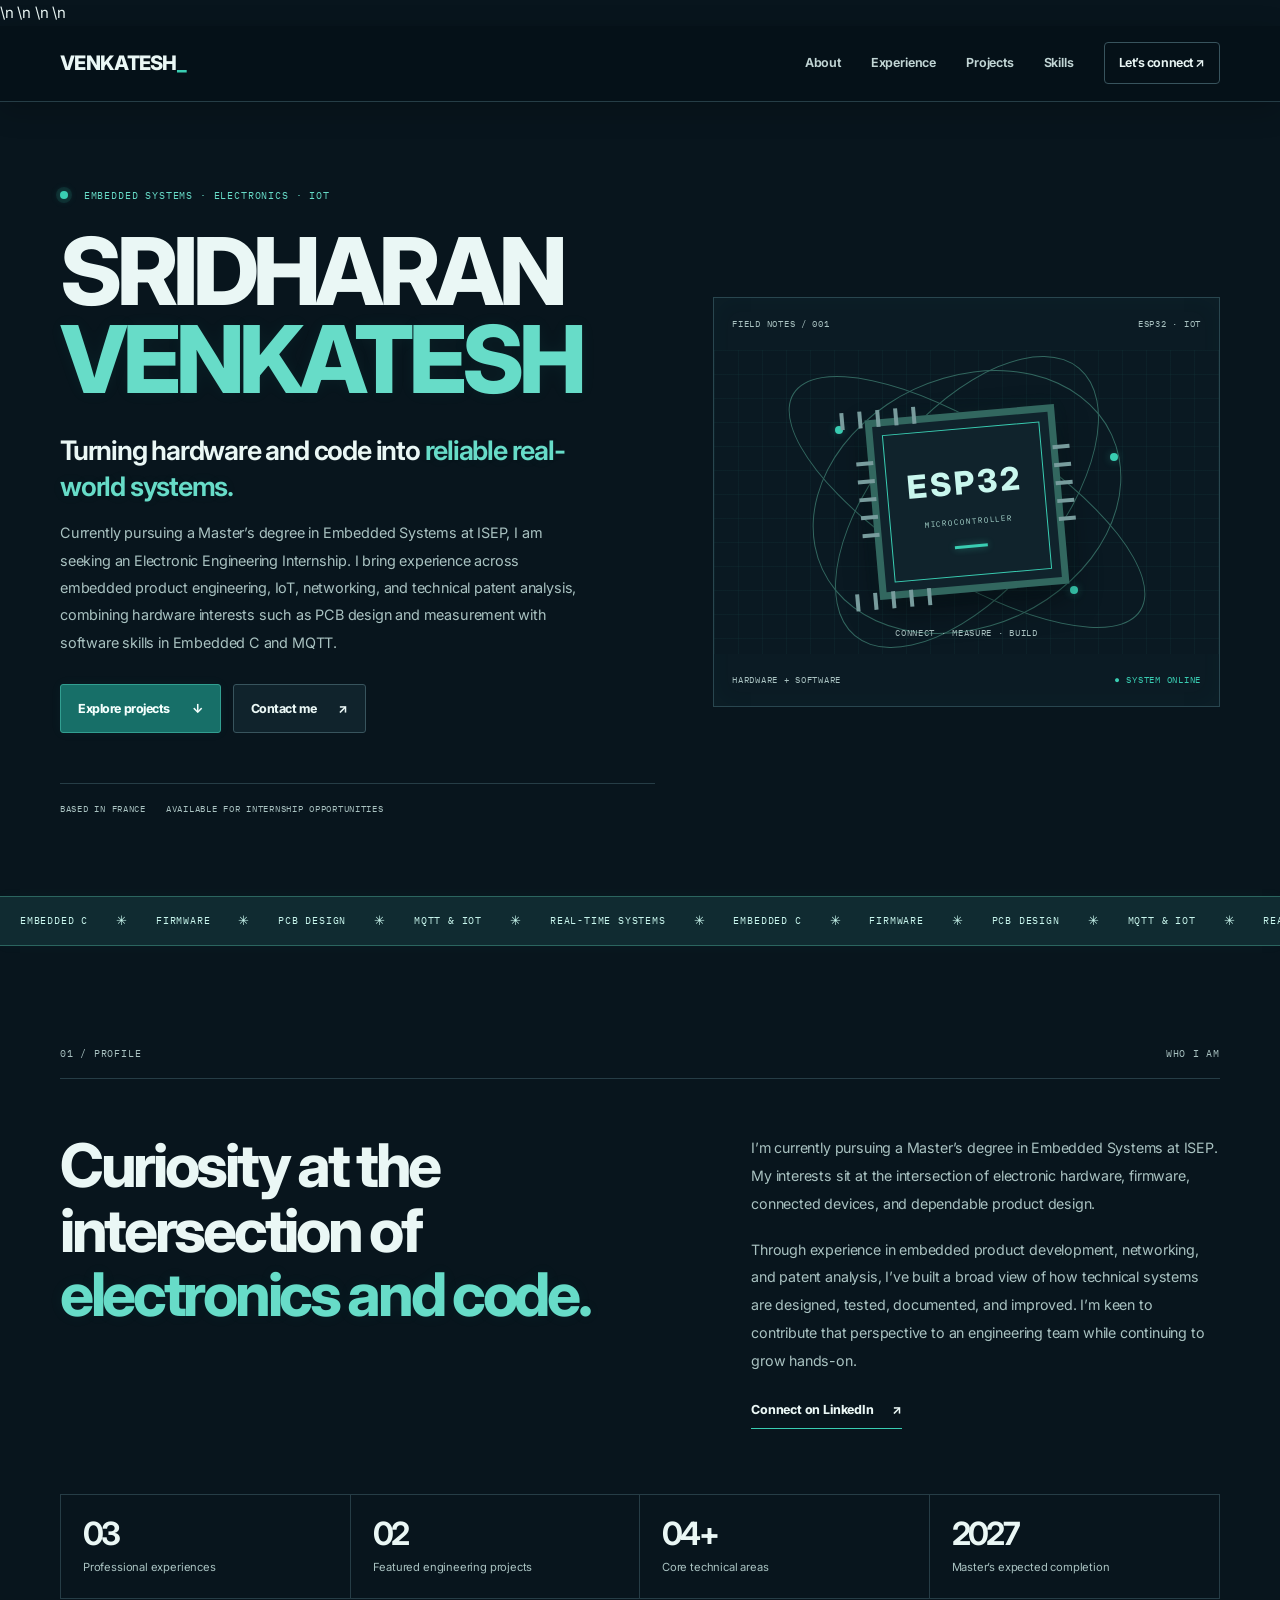
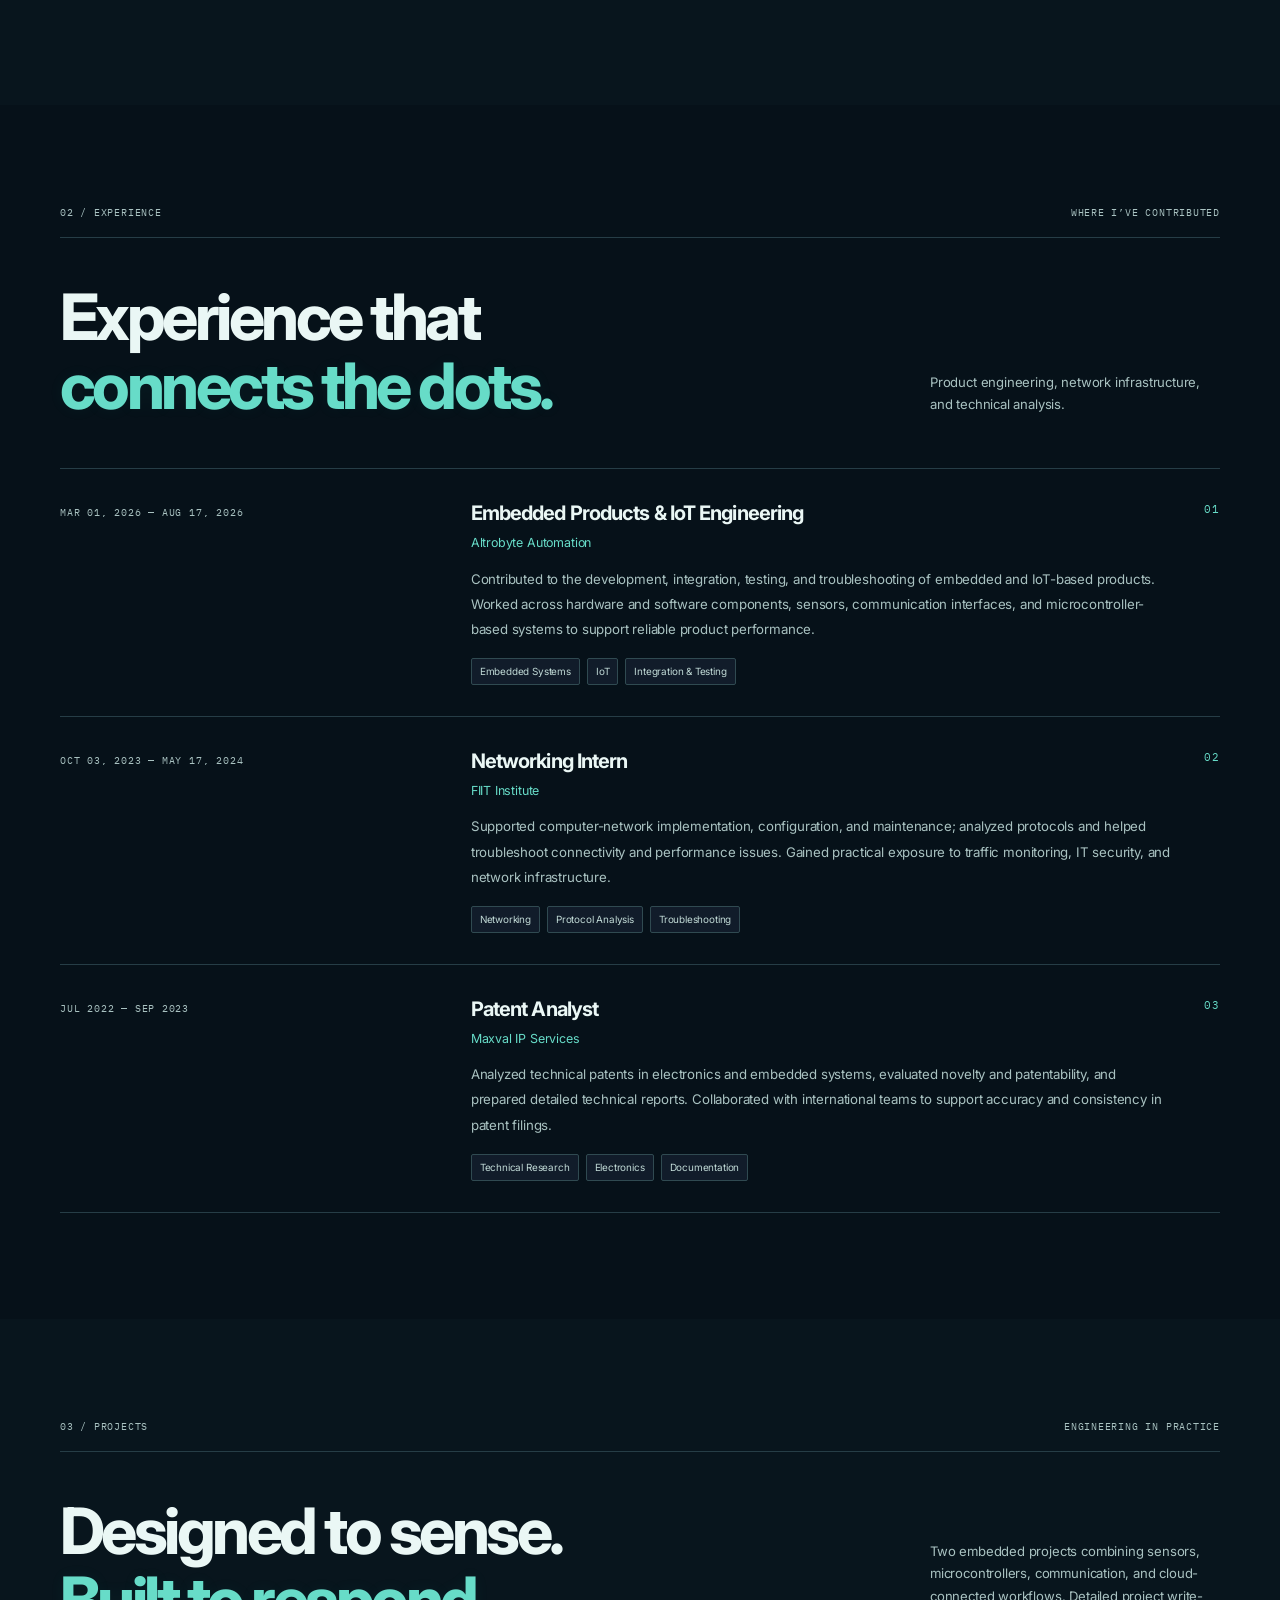
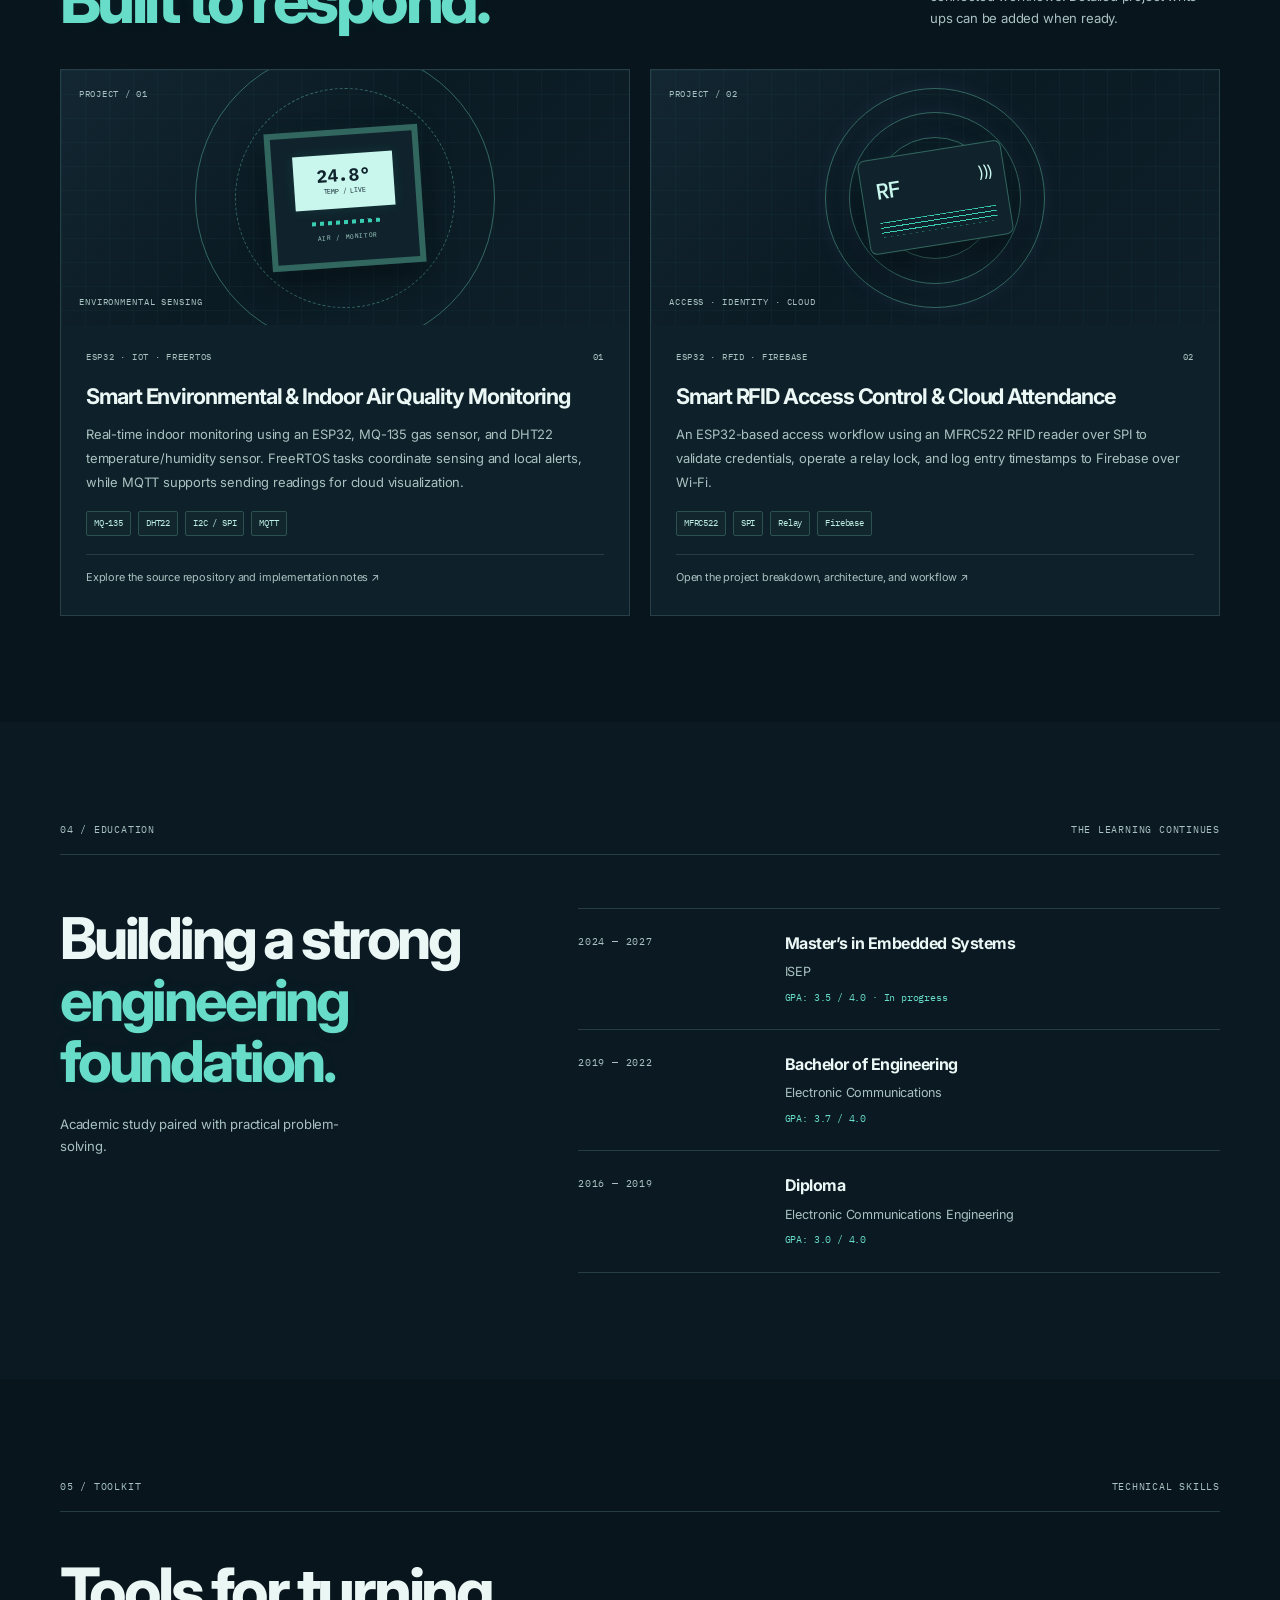
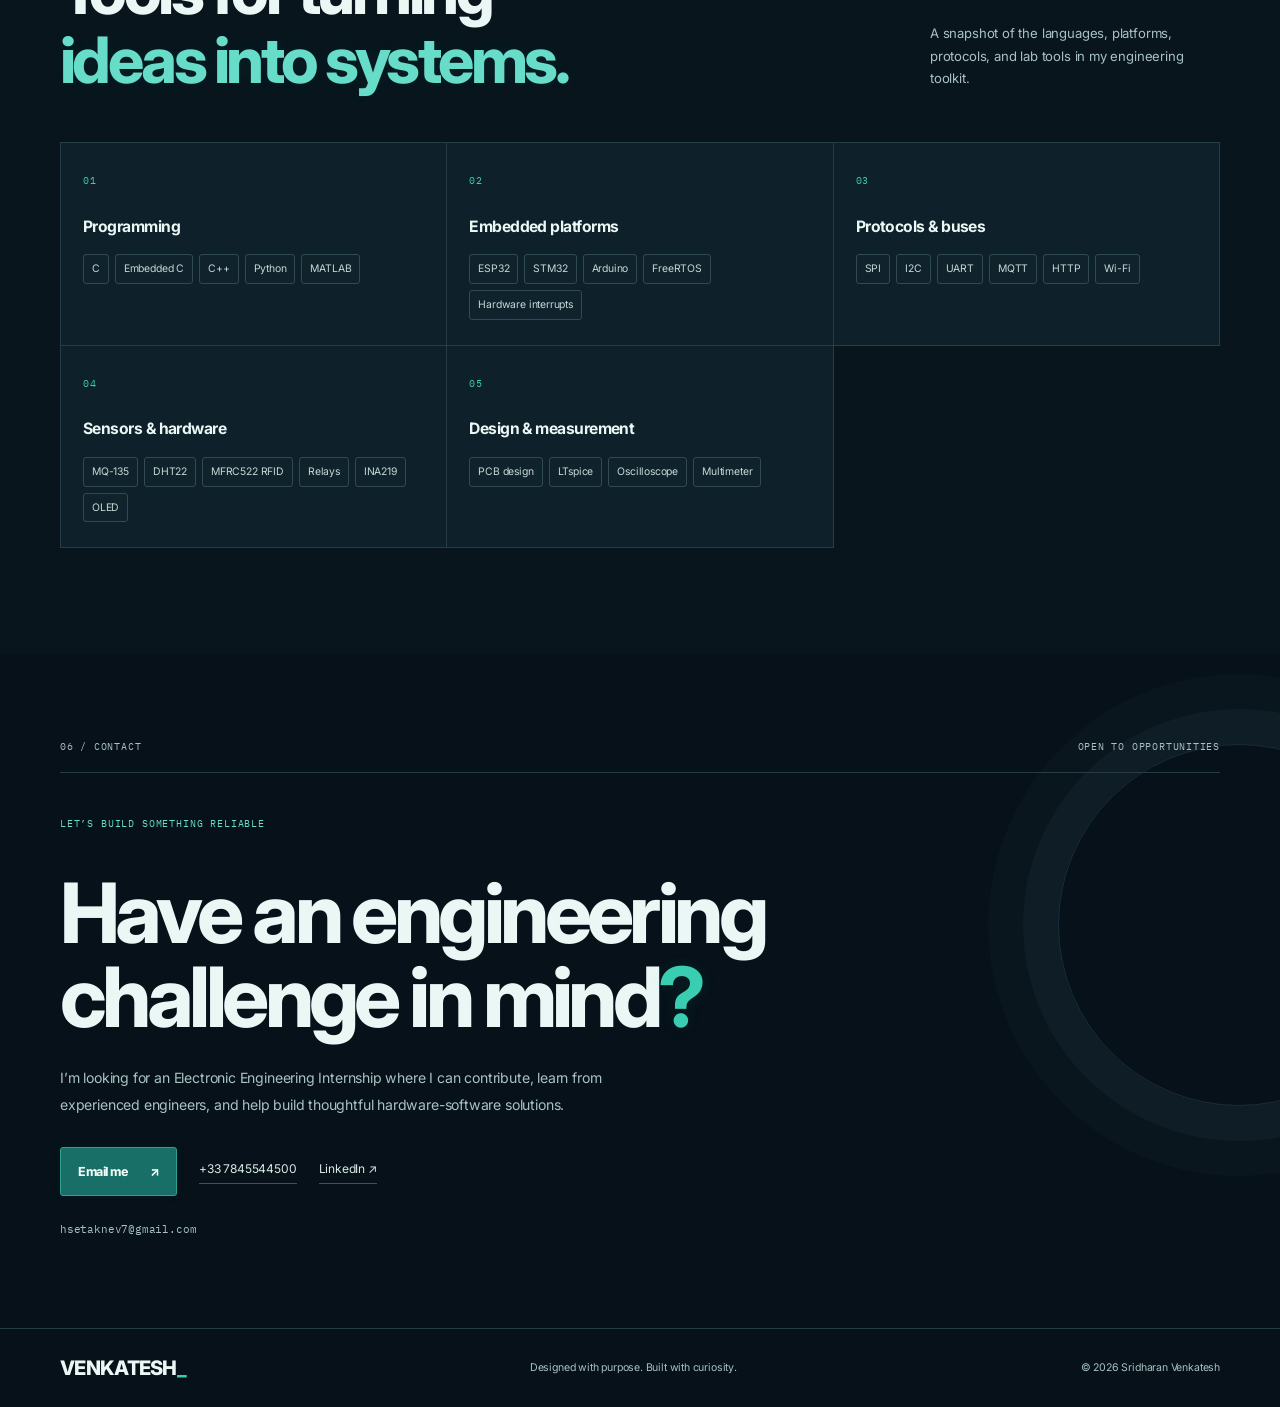
<file: index.html>
<!doctype html>
<html lang="en">
<head>
  <meta charset="utf-8">
  <meta name="viewport" content="width=device-width, initial-scale=1">
  <meta name="theme-color" content="#090B18">
  <meta name="description" content="Sridharan Venkatesh — embedded systems and electronics engineer focused on firmware, ESP32, IoT, sensor systems, and hardware-software integration. Open to internship opportunities.">\n  <meta property="og:title" content="Sridharan Venkatesh | Embedded Systems & IoT">\n  <meta property="og:description" content="Embedded systems, electronics, firmware, and connected-device projects. Explore my engineering portfolio.">\n  <meta property="og:type" content="website">\n  <meta name="color-scheme" content="dark">
  <title>Sridharan Venkatesh — Embedded Systems</title>
  <link rel="preconnect" href="https://fonts.googleapis.com">
  <link rel="preconnect" href="https://fonts.gstatic.com" crossorigin>
  <link href="https://fonts.googleapis.com/css2?family=IBM+Plex+Mono:wght@400;500&family=Inter:wght@400;500;600;700;800&display=swap" rel="stylesheet">
  <link rel="stylesheet" href="style.css?v=aurora-neon-20261014">
  <link rel="stylesheet" href="aurora.css?v=polar-teal-20261014">
  <script src="script.js" defer></script>
</head>
<body>
  <a class="skip-link" href="#main">Skip to content</a>
  <header class="site-header">
    <nav class="nav wrap" aria-label="Main navigation">
      <a class="brand" href="#home" aria-label="Sridharan Venkatesh home">VENKATESH<span>_</span></a>
      <button class="menu-toggle" type="button" aria-expanded="false" aria-controls="nav-links">Menu</button>
      <div class="nav-links" id="nav-links">
        <a href="#about">About</a><a href="#experience">Experience</a><a href="#projects">Projects</a><a href="#skills">Skills</a>
        <a class="nav-cta" href="#contact">Let’s connect <span aria-hidden="true">↗</span></a>
      </div>
    </nav>
  </header>

  <main id="main">
    <section class="hero wrap" id="home">
      <div class="hero-copy">
        <p class="eyebrow"><span class="pulse"></span> EMBEDDED SYSTEMS · ELECTRONICS · IOT</p>
        <h1>SRIDHARAN<br><span>VENKATESH</span></h1>
        <p class="hero-intro">Turning hardware and code into <em>reliable real-world systems.</em></p>
        <p class="hero-description">Currently pursuing a Master’s degree in Embedded Systems at ISEP, I am seeking an Electronic Engineering Internship. I bring experience across embedded product engineering, IoT, networking, and technical patent analysis, combining hardware interests such as PCB design and measurement with software skills in Embedded C and MQTT.</p>
        <div class="hero-actions">
          <a class="button button-dark" href="#projects">Explore projects <span aria-hidden="true">↓</span></a>
          <a class="button button-light" href="#contact">Contact me <span aria-hidden="true">↗</span></a>
        </div>
        <div class="hero-meta"><span>BASED IN FRANCE</span><span>AVAILABLE FOR INTERNSHIP OPPORTUNITIES</span></div>
      </div>
      <aside class="hero-visual" aria-label="Embedded systems visual">
        <div class="visual-top"><span>FIELD NOTES / 001</span><span>ESP32 · IOT</span></div>
        <div class="chip-scene">
          <div class="trace trace-a"></div><div class="trace trace-b"></div><div class="trace trace-c"></div>
          <div class="chip"><span class="chip-pin pin-1"></span><span class="chip-pin pin-2"></span><span class="chip-pin pin-3"></span><span class="chip-pin pin-4"></span><span class="chip-label">ESP32</span><span class="chip-sub">MICROCONTROLLER</span><div class="chip-core"></div></div>
          <span class="node node-a"></span><span class="node node-b"></span><span class="node node-c"></span>
          <span class="visual-caption">CONNECT · MEASURE · BUILD</span>
        </div>
        <div class="visual-bottom"><span>HARDWARE + SOFTWARE</span><span class="green-mark">● SYSTEM ONLINE</span></div>
      </aside>
    </section>

    <div class="ticker" aria-label="Areas of interest"><div class="ticker-track"><span>EMBEDDED C</span><b>✳</b><span>FIRMWARE</span><b>✳</b><span>PCB DESIGN</span><b>✳</b><span>MQTT & IOT</span><b>✳</b><span>REAL-TIME SYSTEMS</span><b>✳</b><span>EMBEDDED C</span><b>✳</b><span>FIRMWARE</span><b>✳</b><span>PCB DESIGN</span><b>✳</b><span>MQTT & IOT</span><b>✳</b><span>REAL-TIME SYSTEMS</span><b>✳</b></div></div>

    <section class="section wrap" id="about">
      <div class="section-label"><span>01 / PROFILE</span><span>WHO I AM</span></div>
      <div class="about-grid">
        <h2>Curiosity at the intersection of <span>electronics and code.</span></h2>
        <div class="about-copy">
          <p>I’m currently pursuing a Master’s degree in Embedded Systems at ISEP. My interests sit at the intersection of electronic hardware, firmware, connected devices, and dependable product design.</p>
          <p>Through experience in embedded product development, networking, and patent analysis, I’ve built a broad view of how technical systems are designed, tested, documented, and improved. I’m keen to contribute that perspective to an engineering team while continuing to grow hands-on.</p>
          <a class="inline-link" href="https://www.linkedin.com/in/venkatesh-sridharan-5b08a9238/" target="_blank" rel="noreferrer">Connect on LinkedIn <span aria-hidden="true">↗</span></a>
        </div>
      </div>
      <div class="stats-grid">
        <div class="stat"><strong>03</strong><span>Professional experiences</span></div>
        <div class="stat"><strong>02</strong><span>Featured engineering projects</span></div>
        <div class="stat"><strong>04+</strong><span>Core technical areas</span></div>
        <div class="stat"><strong>2027</strong><span>Master’s expected completion</span></div>
      </div>
    </section>

    <section class="section section-dark" id="experience">
      <div class="wrap">
        <div class="section-label section-label-dark"><span>02 / EXPERIENCE</span><span>WHERE I’VE CONTRIBUTED</span></div>
        <div class="section-title-row"><h2>Experience that<br><span>connects the dots.</span></h2><p>Product engineering, network infrastructure, and technical analysis.</p></div>
        <div class="timeline">
          <article class="timeline-item">
            <div class="timeline-date">MAR 01, 2026 — AUG 17, 2026</div>
            <div class="timeline-main"><div class="role-top"><h3>Embedded Products & IoT Engineering</h3><span class="role-index">01</span></div><p class="company">Altrobyte Automation</p><p class="role-description">Contributed to the development, integration, testing, and troubleshooting of embedded and IoT-based products. Worked across hardware and software components, sensors, communication interfaces, and microcontroller-based systems to support reliable product performance.</p><div class="mini-tags"><span>Embedded Systems</span><span>IoT</span><span>Integration & Testing</span></div></div>
          </article>
          <article class="timeline-item">
            <div class="timeline-date">OCT 03, 2023 — MAY 17, 2024</div>
            <div class="timeline-main"><div class="role-top"><h3>Networking Intern</h3><span class="role-index">02</span></div><p class="company">FIIT Institute</p><p class="role-description">Supported computer-network implementation, configuration, and maintenance; analyzed protocols and helped troubleshoot connectivity and performance issues. Gained practical exposure to traffic monitoring, IT security, and network infrastructure.</p><div class="mini-tags"><span>Networking</span><span>Protocol Analysis</span><span>Troubleshooting</span></div></div>
          </article>
          <article class="timeline-item">
            <div class="timeline-date">JUL 2022 — SEP 2023</div>
            <div class="timeline-main"><div class="role-top"><h3>Patent Analyst</h3><span class="role-index">03</span></div><p class="company">Maxval IP Services</p><p class="role-description">Analyzed technical patents in electronics and embedded systems, evaluated novelty and patentability, and prepared detailed technical reports. Collaborated with international teams to support accuracy and consistency in patent filings.</p><div class="mini-tags"><span>Technical Research</span><span>Electronics</span><span>Documentation</span></div></div>
          </article>
        </div>
      </div>
    </section>

    <section class="section wrap" id="projects">
      <div class="section-label"><span>03 / PROJECTS</span><span>ENGINEERING IN PRACTICE</span></div>
      <div class="section-title-row project-heading"><h2>Designed to sense.<br><span>Built to respond.</span></h2><p>Two embedded projects combining sensors, microcontrollers, communication, and cloud-connected workflows. Detailed project write-ups can be added when ready.</p></div>
      <div class="project-grid">
        <a class="project-card project-featured project-link" href="https://github.com/VenkatXx/esp32-smart-air-quality-monitor" target="_blank" rel="noreferrer" aria-label="Open Smart Environmental and Indoor Air Quality Monitoring project repository">
          <div class="project-visual air-visual"><span class="project-count">PROJECT / 01</span><div class="air-orbit orbit-one"></div><div class="air-orbit orbit-two"></div><div class="sensor-device"><span class="sensor-screen"><b>24.8°</b><small>TEMP / LIVE</small></span><span class="sensor-vent"></span><span class="sensor-brand">AIR / MONITOR</span></div><span class="visual-foot">ENVIRONMENTAL SENSING</span></div>
          <div class="project-content"><div class="project-meta"><span>ESP32 · IOT · FREERTOS</span><span>01</span></div><h3>Smart Environmental & Indoor Air Quality Monitoring</h3><p>Real-time indoor monitoring using an ESP32, MQ-135 gas sensor, and DHT22 temperature/humidity sensor. FreeRTOS tasks coordinate sensing and local alerts, while MQTT supports sending readings for cloud visualization.</p><div class="project-tags"><span>MQ-135</span><span>DHT22</span><span>I2C / SPI</span><span>MQTT</span></div><p class="project-note">Explore the source repository and implementation notes ↗</p></div>
        </a>
        <a class="project-card project-link" href="rfid-access-control.html" aria-label="Open Smart RFID Access Control and Cloud Attendance project details">
          <div class="project-visual rfid-visual"><span class="project-count">PROJECT / 02</span><div class="rfid-rings"><div class="rfid-card"><span class="rfid-mark">RF</span><span class="rfid-lines"></span><span class="rfid-wave">)))</span></div></div><span class="visual-foot">ACCESS · IDENTITY · CLOUD</span></div>
          <div class="project-content"><div class="project-meta"><span>ESP32 · RFID · FIREBASE</span><span>02</span></div><h3>Smart RFID Access Control & Cloud Attendance</h3><p>An ESP32-based access workflow using an MFRC522 RFID reader over SPI to validate credentials, operate a relay lock, and log entry timestamps to Firebase over Wi-Fi.</p><div class="project-tags"><span>MFRC522</span><span>SPI</span><span>Relay</span><span>Firebase</span></div><p class="project-note">Open the project breakdown, architecture, and workflow ↗</p></div>
        </a>
      </div>
    </section>

    <section class="section section-soft" id="education">
      <div class="wrap">
        <div class="section-label"><span>04 / EDUCATION</span><span>THE LEARNING CONTINUES</span></div>
        <div class="education-grid">
          <div><h2>Building a strong<br><span>engineering foundation.</span></h2><p class="education-intro">Academic study paired with practical problem-solving.</p></div>
          <div class="education-list">
            <article class="education-item"><div class="edu-year">2024 — 2027</div><div><h3>Master’s in Embedded Systems</h3><p>ISEP</p><span class="edu-note">GPA: 3.5 / 4.0 · In progress</span></div></article>
            <article class="education-item"><div class="edu-year">2019 — 2022</div><div><h3>Bachelor of Engineering</h3><p>Electronic Communications</p><span class="edu-note">GPA: 3.7 / 4.0</span></div></article>
            <article class="education-item"><div class="edu-year">2016 — 2019</div><div><h3>Diploma</h3><p>Electronic Communications Engineering</p><span class="edu-note">GPA: 3.0 / 4.0</span></div></article>
          </div>
        </div>
      </div>
    </section>

    <section class="section wrap" id="skills">
      <div class="section-label"><span>05 / TOOLKIT</span><span>TECHNICAL SKILLS</span></div>
      <div class="section-title-row"><h2>Tools for turning<br><span>ideas into systems.</span></h2><p>A snapshot of the languages, platforms, protocols, and lab tools in my engineering toolkit.</p></div>
      <div class="skills-grid">
        <article class="skills-card"><span class="skills-number">01</span><h3>Programming</h3><div class="skill-pills"><span>C</span><span>Embedded C</span><span>C++</span><span>Python</span><span>MATLAB</span></div></article>
        <article class="skills-card"><span class="skills-number">02</span><h3>Embedded platforms</h3><div class="skill-pills"><span>ESP32</span><span>STM32</span><span>Arduino</span><span>FreeRTOS</span><span>Hardware interrupts</span></div></article>
        <article class="skills-card"><span class="skills-number">03</span><h3>Protocols & buses</h3><div class="skill-pills"><span>SPI</span><span>I2C</span><span>UART</span><span>MQTT</span><span>HTTP</span><span>Wi-Fi</span></div></article>
        <article class="skills-card"><span class="skills-number">04</span><h3>Sensors & hardware</h3><div class="skill-pills"><span>MQ-135</span><span>DHT22</span><span>MFRC522 RFID</span><span>Relays</span><span>INA219</span><span>OLED</span></div></article>
        <article class="skills-card"><span class="skills-number">05</span><h3>Design & measurement</h3><div class="skill-pills"><span>PCB design</span><span>LTspice</span><span>Oscilloscope</span><span>Multimeter</span></div></article>
      </div>
    </section>

    <section class="contact-section" id="contact">
      <div class="wrap contact-wrap">
        <div class="section-label section-label-dark"><span>06 / CONTACT</span><span>OPEN TO OPPORTUNITIES</span></div>
        <p class="eyebrow contact-eyebrow">LET’S BUILD SOMETHING RELIABLE</p>
        <h2>Have an engineering<br>challenge in mind<span>?</span></h2>
        <p class="contact-intro">I’m looking for an Electronic Engineering Internship where I can contribute, learn from experienced engineers, and help build thoughtful hardware-software solutions.</p>
        <div class="contact-actions"><a class="button button-green" href="mailto:hsetaknev7@gmail.com">Email me <span aria-hidden="true">↗</span></a><a class="contact-detail" href="tel:+337845544500">+33 7845544500</a><a class="contact-detail" href="https://www.linkedin.com/in/venkatesh-sridharan-5b08a9238/" target="_blank" rel="noreferrer">LinkedIn ↗</a></div>
        <p class="contact-email">hsetaknev7@gmail.com</p>
      </div>
    </section>
  </main>

  <footer class="site-footer"><div class="wrap footer-inner"><a class="brand" href="#home">VENKATESH<span>_</span></a><p>Designed with purpose. Built with curiosity.</p><p>© <span id="year">2026</span> Sridharan Venkatesh</p></div></footer>
</body>
</html>
</file>
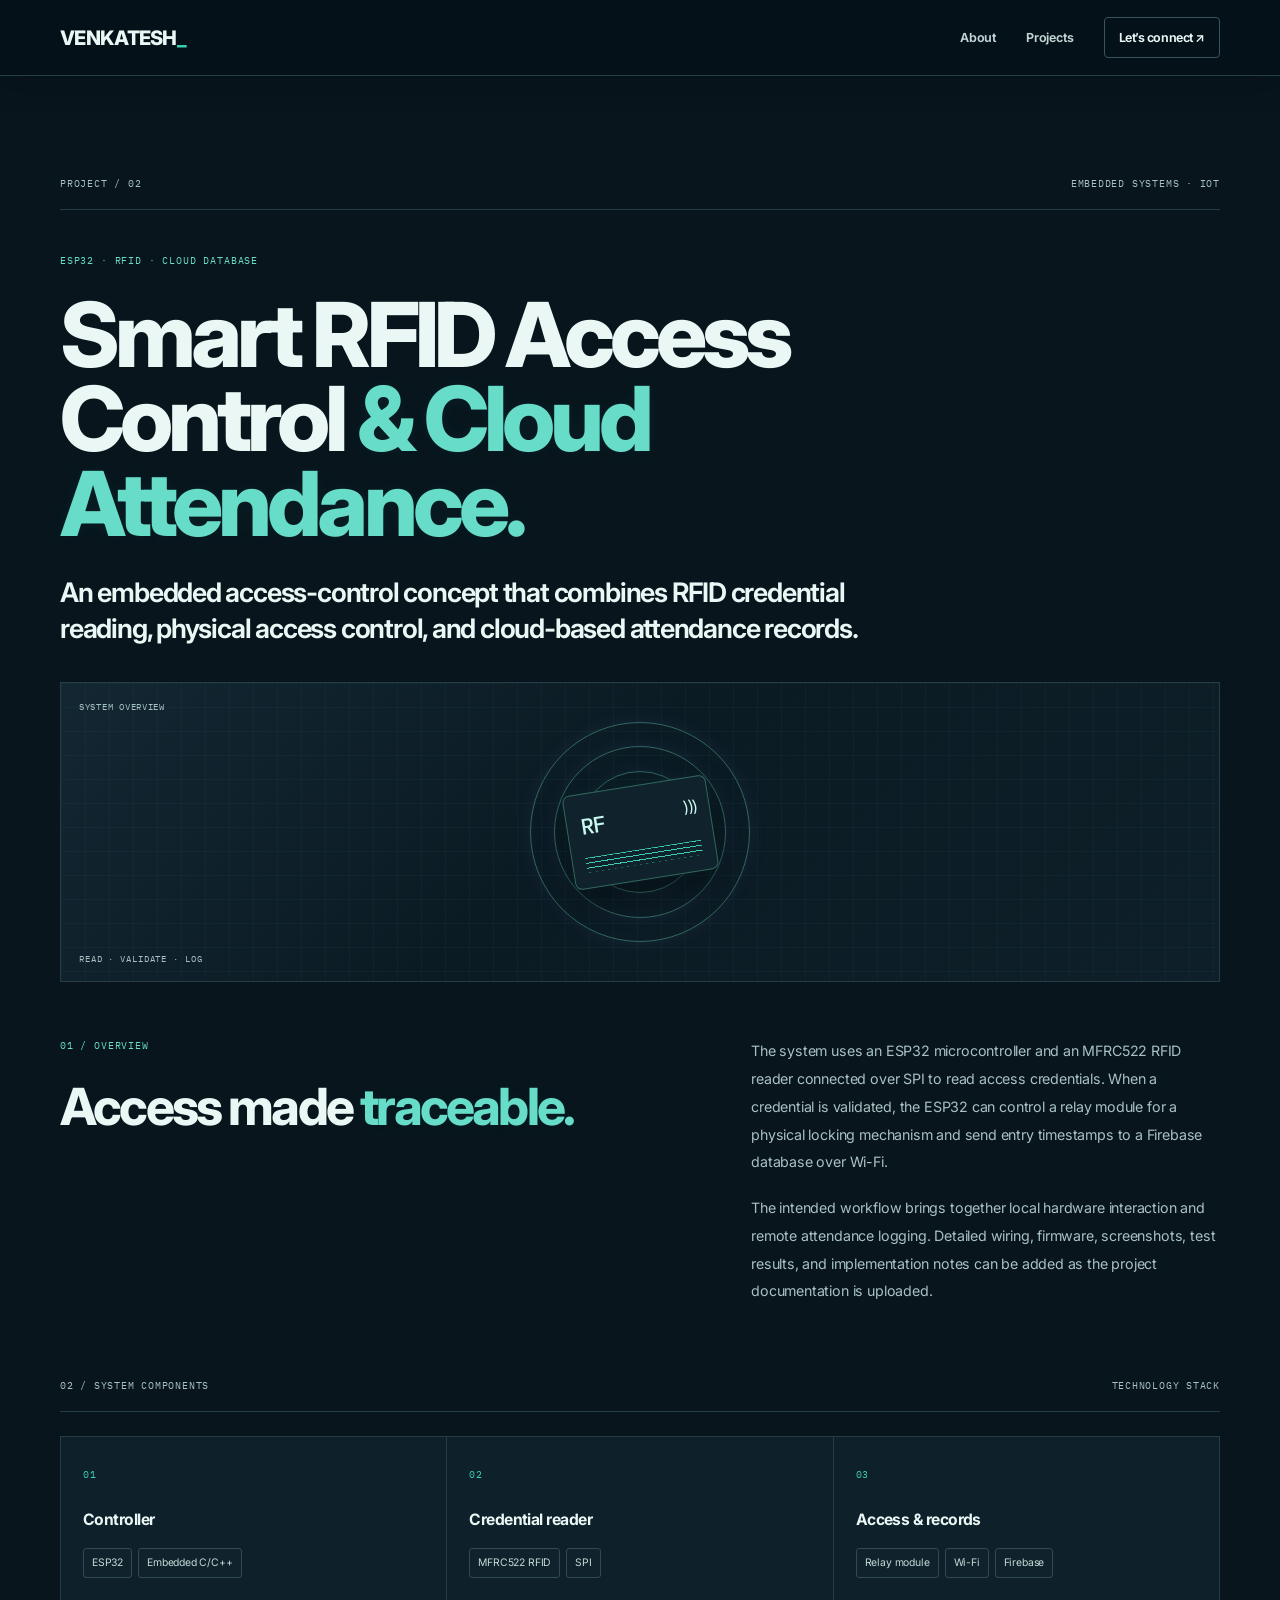
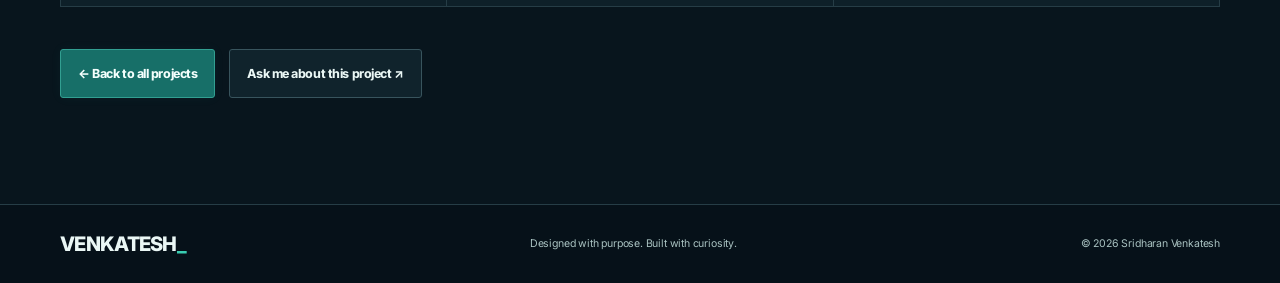
<file: rfid-access-control.html>
<!doctype html>
<html lang="en">
<head>
  <meta charset="utf-8">
  <meta name="viewport" content="width=device-width, initial-scale=1">
  <meta name="theme-color" content="#090B18">
  <meta name="description" content="Project overview: Smart RFID Access Control and Cloud Attendance Management System by Sridharan Venkatesh.">
  <title>Smart RFID Access Control — Sridharan Venkatesh</title>
  <link rel="preconnect" href="https://fonts.googleapis.com">
  <link rel="preconnect" href="https://fonts.gstatic.com" crossorigin>
  <link href="https://fonts.googleapis.com/css2?family=IBM+Plex+Mono:wght@400;500&family=Inter:wght@400;500;600;700;800&display=swap" rel="stylesheet">
  <link rel="stylesheet" href="style.css?v=aurora-neon-20261014">
  <link rel="stylesheet" href="aurora.css?v=polar-teal-20261014">
</head>
<body>
  <header class="site-header"><nav class="nav wrap" aria-label="Main navigation"><a class="brand" href="index.html" aria-label="Portfolio home">VENKATESH<span>_</span></a><div class="nav-links" style="display:flex"><a href="index.html#about">About</a><a href="index.html#projects">Projects</a><a class="nav-cta" href="index.html#contact">Let’s connect ↗</a></div></nav></header>
  <main>
    <section class="section wrap">
      <div class="section-label"><span>PROJECT / 02</span><span>EMBEDDED SYSTEMS · IOT</span></div>
      <p class="eyebrow" style="margin-top:42px">ESP32 · RFID · CLOUD DATABASE</p>
      <h1 style="font-size:clamp(3rem,7vw,6rem);max-width:1000px">Smart RFID Access Control <span>& Cloud Attendance.</span></h1>
      <p class="hero-intro" style="max-width:800px">An embedded access-control concept that combines RFID credential reading, physical access control, and cloud-based attendance records.</p>
      <div class="project-visual rfid-visual" style="height:300px;margin-top:36px;border:1px solid var(--line)"><span class="project-count">SYSTEM OVERVIEW</span><div class="rfid-rings"><div class="rfid-card"><span class="rfid-mark">RF</span><span class="rfid-lines"></span><span class="rfid-wave">)))</span></div></div><span class="visual-foot">READ · VALIDATE · LOG</span></div>
      <div class="about-grid" style="margin-bottom:55px">
        <div><p class="eyebrow">01 / OVERVIEW</p><h2 style="font-size:clamp(2.2rem,4vw,3.4rem)">Access made <span>traceable.</span></h2></div>
        <div class="about-copy"><p>The system uses an ESP32 microcontroller and an MFRC522 RFID reader connected over SPI to read access credentials. When a credential is validated, the ESP32 can control a relay module for a physical locking mechanism and send entry timestamps to a Firebase database over Wi-Fi.</p><p>The intended workflow brings together local hardware interaction and remote attendance logging. Detailed wiring, firmware, screenshots, test results, and implementation notes can be added as the project documentation is uploaded.</p></div>
      </div>
      <div class="section-label"><span>02 / SYSTEM COMPONENTS</span><span>TECHNOLOGY STACK</span></div>
      <div class="skills-grid" style="margin-top:24px">
        <article class="skills-card"><span class="skills-number">01</span><h3>Controller</h3><div class="skill-pills"><span>ESP32</span><span>Embedded C/C++</span></div></article>
        <article class="skills-card"><span class="skills-number">02</span><h3>Credential reader</h3><div class="skill-pills"><span>MFRC522 RFID</span><span>SPI</span></div></article>
        <article class="skills-card"><span class="skills-number">03</span><h3>Access & records</h3><div class="skill-pills"><span>Relay module</span><span>Wi-Fi</span><span>Firebase</span></div></article>
      </div>
      <div style="display:flex;gap:14px;flex-wrap:wrap;margin-top:42px"><a class="button button-dark" href="index.html#projects">← Back to all projects</a><a class="button button-light" href="index.html#contact">Ask me about this project ↗</a></div>
    </section>
  </main>
  <footer class="site-footer"><div class="wrap footer-inner"><a class="brand" href="index.html">VENKATESH<span>_</span></a><p>Designed with purpose. Built with curiosity.</p><p>© <span id="year">2026</span> Sridharan Venkatesh</p></div></footer>
  <script>const year=document.querySelector("#year");if(year)year.textContent=String(new Date().getFullYear());</script>
</body>
</html>
</file>
<file: style.css>
:root{--ink:#171916;--muted:#666a62;--line:#dedfd8;--paper:#f8f8f5;--white:#fff;--soft:#efefe9;--dark:#20251f;--lime:#c9f36b;--mono:"DM Mono",ui-monospace,SFMono-Regular,monospace;--sans:"Manrope",Inter,ui-sans-serif,system-ui,sans-serif;--max:1160px}
*{box-sizing:border-box}
html{scroll-behavior:smooth;scroll-padding-top:86px}
body{margin:0;background:var(--paper);color:var(--ink);font-family:var(--sans);font-size:15px;line-height:1.7;-webkit-font-smoothing:antialiased}
a{color:inherit;text-decoration:none}
button,a{-webkit-tap-highlight-color:transparent}
a:focus-visible,button:focus-visible{outline:3px solid #85ad3f;outline-offset:4px}
.wrap{width:min(var(--max),calc(100% - 64px));margin-inline:auto}
.site-header{height:76px;border-bottom:1px solid var(--line);background:rgba(248,248,245,.94);position:sticky;top:0;z-index:20;backdrop-filter:blur(14px)}
.nav{height:100%;display:flex;align-items:center;justify-content:space-between}
.brand{font-size:1.25rem;font-weight:800;letter-spacing:-.08em}.brand span{color:#79a82f}
.nav-links{display:flex;align-items:center;gap:30px;font-size:.78rem;font-weight:650;color:#53574f}
.nav-links>a:not(.nav-cta):hover{color:#6c922e}
.nav-cta{border:1px solid #c9cbc2;padding:9px 14px;border-radius:4px;color:var(--ink)}
.menu-toggle{display:none;border:1px solid var(--line);background:transparent;border-radius:4px;padding:7px 12px;font:inherit}
.hero{display:grid;grid-template-columns:1.08fr .92fr;gap:58px;align-items:center;padding-top:85px;padding-bottom:78px;min-height:640px}
.eyebrow,.section-label,.hero-meta,.visual-top,.visual-bottom,.visual-caption,.project-count,.project-meta,.timeline-date,.role-index,.edu-year,.skills-number{font-family:var(--mono);font-size:.65rem;letter-spacing:.08em}
.eyebrow{color:#676c61;margin:0 0 24px}
.pulse{display:inline-block;width:8px;height:8px;border-radius:50%;background:#8dbf45;margin-right:9px;box-shadow:0 0 0 4px #8dbf451d}
h1{font-size:clamp(3.8rem,7.3vw,6.6rem);line-height:.94;letter-spacing:-.095em;margin:0 0 28px;font-weight:800}
h1 span{color:#a2a69b}
.hero-intro{font-size:clamp(1.25rem,2.1vw,1.7rem);font-weight:650;letter-spacing:-.045em;line-height:1.35;margin:0 0 15px;max-width:510px}
.hero-intro em{font-style:normal;color:#7c9e45}
.hero-description{color:var(--muted);max-width:520px;line-height:1.9;font-size:.9rem}
.hero-actions{display:flex;gap:12px;align-items:center;flex-wrap:wrap;margin-top:28px}
.button{display:inline-flex;align-items:center;justify-content:center;gap:22px;padding:13px 17px;font-size:.78rem;font-weight:750;border-radius:3px;transition:transform .18s,background .18s}
.button:hover{transform:translateY(-2px)}
.button-dark{background:var(--ink);color:white}.button-dark:hover{background:#3b4038}
.button-light{border:1px solid #d4d5cd;background:transparent}.button-light:hover{background:white}
.hero-meta{display:flex;gap:20px;flex-wrap:wrap;border-top:1px solid var(--line);padding-top:18px;margin-top:50px;color:#81857a;font-size:.57rem}
.hero-visual{background:#e8eae1;border:1px solid #dce0d3;min-height:410px;position:relative;overflow:hidden;display:flex;flex-direction:column;justify-content:space-between}
.visual-top,.visual-bottom{display:flex;justify-content:space-between;gap:12px;padding:18px;color:#73786b;font-size:.58rem}
.chip-scene{position:relative;flex:1;display:grid;place-items:center;overflow:hidden;background-image:linear-gradient(#cbd0c31c 1px,transparent 1px),linear-gradient(90deg,#cbd0c31c 1px,transparent 1px);background-size:24px 24px}
.chip{width:190px;height:180px;background:#252c25;border:7px solid #414a3d;box-shadow:0 20px 35px #252c252b;z-index:2;display:flex;flex-direction:column;align-items:center;justify-content:center;position:relative;transform:rotate(-5deg);color:#d8f3b3}
.chip:before{content:"";position:absolute;inset:9px;border:1px solid #718165}
.chip-label{font-size:2rem;letter-spacing:.1em;font-weight:800;z-index:1}.chip-sub{font-family:var(--mono);font-size:.48rem;letter-spacing:.12em;margin-top:5px;color:#a4b798;z-index:1}
.chip-core{width:33px;height:3px;background:var(--lime);margin-top:17px;z-index:1}
.chip-pin{position:absolute;background:#a6b394;width:17px;height:4px}.pin-1{left:-19px;top:34px;box-shadow:0 18px #a6b394,0 36px #a6b394,0 54px #a6b394,0 72px #a6b394}.pin-2{right:-19px;top:34px;box-shadow:0 18px #a6b394,0 36px #a6b394,0 54px #a6b394,0 72px #a6b394}.pin-3{left:34px;top:-10px;transform:rotate(90deg);box-shadow:0 18px #a6b394,0 36px #a6b394,0 54px #a6b394,0 72px #a6b394}.pin-4{left:34px;bottom:-10px;transform:rotate(90deg);box-shadow:0 18px #a6b394,0 36px #a6b394,0 54px #a6b394,0 72px #a6b394}
.trace{position:absolute;border:1px solid #aeb7a1}.trace-a{width:320px;height:250px;border-radius:50%;transform:rotate(-25deg)}.trace-b{width:410px;height:150px;border-radius:50%;transform:rotate(32deg)}.trace-c{width:180px;height:350px;border-radius:50%;transform:rotate(40deg)}
.node{width:8px;height:8px;background:#92ad6e;position:absolute;border-radius:50%;z-index:1}.node-a{top:25%;left:24%}.node-b{right:20%;top:34%}.node-c{right:28%;bottom:20%}
.visual-caption{position:absolute;bottom:13px;left:0;right:0;text-align:center;color:#7a806f;font-size:.55rem}
.green-mark{color:#628b2d}
.ticker{overflow:hidden;background:var(--lime);color:#24291f;border-block:1px solid #b5dd5b}
.ticker-track{display:flex;align-items:center;justify-content:space-around;gap:28px;white-space:nowrap;padding:13px 20px;font-family:var(--mono);font-size:.63rem;letter-spacing:.08em}
.ticker-track b{font-size:.8rem;font-weight:400}
.section{padding-top:100px;padding-bottom:106px}
.section-label{display:flex;justify-content:space-between;gap:20px;border-bottom:1px solid var(--line);padding-bottom:16px;color:#777c70;font-size:.61rem}
.about-grid{display:grid;grid-template-columns:1fr .78fr;gap:90px;padding-top:55px;align-items:start}
h2{font-size:clamp(2.4rem,4.7vw,4.5rem);line-height:1.07;letter-spacing:-.075em;font-weight:750;margin:0}
h2 span{color:#969b8d}
.about-copy{color:var(--muted);font-size:.89rem;line-height:1.95}.about-copy p{margin:0 0 18px}
.inline-link{display:inline-flex;gap:18px;align-items:center;color:var(--ink);font-weight:750;font-size:.78rem;border-bottom:1px solid #aeb0a6;padding-bottom:5px;margin-top:6px}
.stats-grid{display:grid;grid-template-columns:repeat(4,1fr);margin-top:65px;border:1px solid var(--line)}
.stat{padding:21px 22px;display:flex;flex-direction:column;gap:7px;border-right:1px solid var(--line)}.stat:last-child{border:0}
.stat strong{font-size:2rem;letter-spacing:-.08em;line-height:1.1}.stat span{font-size:.7rem;color:var(--muted)}
.section-dark{background:var(--dark);color:#f5f5ee}
.section-label-dark{border-color:#42483e;color:#a5ab9d}
.section-title-row{display:flex;justify-content:space-between;align-items:flex-end;gap:30px;margin:45px 0 48px}
.section-title-row h2{font-size:clamp(2.7rem,5vw,4.5rem)}
.section-title-row>p{max-width:290px;color:#82877c;font-size:.82rem;margin:0 0 5px}
.timeline{border-top:1px solid #42483e}
.timeline-item{display:grid;grid-template-columns:.65fr 1.35fr;gap:50px;padding:31px 0;border-bottom:1px solid #42483e}
.timeline-date{color:#b8c0ad;padding-top:5px;font-size:.62rem}
.role-top{display:flex;justify-content:space-between;gap:15px;align-items:flex-start}
.role-top h3{font-size:1.25rem;line-height:1.3;letter-spacing:-.045em;margin:0}
.role-index{color:var(--lime);font-size:.7rem}
.company{font-size:.78rem;color:var(--lime);margin:6px 0 13px}
.role-description{color:#b2b7ad;font-size:.83rem;line-height:1.9;max-width:700px;margin:0}
.mini-tags,.project-tags{display:flex;flex-wrap:wrap;gap:7px;margin-top:16px}
.mini-tags span{border:1px solid #495044;color:#b7bdb0;border-radius:2px;padding:4px 8px;font-size:.62rem}
.project-heading{margin-bottom:35px}.project-heading>p{color:var(--muted)}
.project-grid{display:grid;grid-template-columns:1fr 1fr;gap:20px;align-items:stretch}
.project-card{border:1px solid var(--line);background:#fff;min-width:0}
.project-visual{height:255px;position:relative;overflow:hidden;display:grid;place-items:center}
.air-visual{background:#e5e9dd}.rfid-visual{background:#e7e7e1}
.project-count{position:absolute;top:17px;left:18px;color:#69705f;font-size:.57rem}
.visual-foot{position:absolute;bottom:15px;left:18px;color:#7d8275;font-family:var(--mono);font-size:.55rem;letter-spacing:.1em}
.air-orbit{position:absolute;border:1px solid #c0cbb4;border-radius:50%;width:300px;height:300px}.orbit-two{width:220px;height:220px;border-style:dashed}
.sensor-device{width:154px;height:138px;background:#30382e;border:6px solid #4a5545;z-index:1;display:flex;flex-direction:column;align-items:center;justify-content:center;box-shadow:0 16px 28px #1b241c26;transform:rotate(-4deg)}
.sensor-screen{width:100px;height:54px;background:#c4e5a4;color:#24321f;display:flex;flex-direction:column;align-items:center;justify-content:center;font-family:var(--mono)}
.sensor-screen b{font-size:1.1rem;line-height:1.2}.sensor-screen small{font-size:.43rem}
.sensor-vent{width:70px;height:4px;background:repeating-linear-gradient(90deg,#88937e 0 4px,transparent 4px 8px);margin-top:12px}
.sensor-brand{font-family:var(--mono);font-size:.4rem;color:#b6c3aa;margin-top:8px;letter-spacing:.1em}
.rfid-rings{width:220px;height:220px;border:1px solid #c2c5b9;border-radius:50%;display:grid;place-items:center;position:relative}
.rfid-rings:before,.rfid-rings:after{content:"";position:absolute;border:1px solid #c2c5b9;border-radius:50%;width:170px;height:170px}.rfid-rings:after{width:120px;height:120px}
.rfid-card{z-index:1;width:145px;height:95px;background:#30362f;border:1px solid #68715f;border-radius:7px;transform:rotate(-9deg);box-shadow:0 16px 28px #1b241c24;position:relative;padding:13px;color:#d5f2b1}
.rfid-mark{font-family:var(--mono);font-size:1.4rem;font-weight:500}.rfid-lines{position:absolute;left:13px;right:13px;bottom:15px;height:15px;background:repeating-linear-gradient(180deg,#76846b 0 1px,transparent 1px 5px)}
.rfid-wave{position:absolute;right:12px;top:15px;font-size:1rem;letter-spacing:-.1em}
.project-content{padding:25px 25px 28px}
.project-meta{display:flex;justify-content:space-between;color:#7b8174;font-size:.57rem;gap:10px}
.project-content h3{font-size:1.35rem;line-height:1.25;letter-spacing:-.05em;margin:17px 0 12px}
.project-content>p:not(.project-note){color:var(--muted);font-size:.81rem;line-height:1.85}
.project-tags{margin:16px 0 18px}.project-tags span{background:#f0f1eb;border:1px solid #e4e5dd;border-radius:2px;padding:4px 7px;font-family:var(--mono);font-size:.57rem;color:#62685a}
.project-note{font-size:.68rem;color:#858a7d;border-top:1px solid var(--line);padding-top:13px;margin:0}
.section-soft{background:#efefe9}
.education-grid{display:grid;grid-template-columns:.8fr 1.2fr;gap:90px;padding-top:53px}
.education-grid h2{font-size:clamp(2.5rem,4.5vw,4rem)}
.education-intro{font-size:.82rem;color:var(--muted);margin-top:20px;max-width:280px}
.education-list{border-top:1px solid #d5d7cd}
.education-item{display:grid;grid-template-columns:.6fr 1.4fr;gap:20px;padding:21px 0;border-bottom:1px solid #d5d7cd}
.edu-year{color:#767b6e;padding-top:4px;font-size:.62rem}
.education-item h3{font-size:1rem;letter-spacing:-.03em;margin:0 0 4px}
.education-item p{font-size:.79rem;color:var(--muted);margin:0}
.edu-note{display:inline-block;margin-top:7px;font-family:var(--mono);font-size:.6rem;color:#66823f}
.skills-grid{display:grid;grid-template-columns:repeat(3,1fr);border-top:1px solid var(--line);border-left:1px solid var(--line)}
.skills-card{padding:23px 22px 25px;border-right:1px solid var(--line);border-bottom:1px solid var(--line);min-height:170px;background:#fbfbf8}
.skills-number{color:#8a8f82}.skills-card h3{font-size:.98rem;letter-spacing:-.035em;margin:22px 0 14px}
.skill-pills{display:flex;flex-wrap:wrap;gap:6px}.skill-pills span{font-size:.65rem;padding:5px 8px;border:1px solid #dedfd7;border-radius:3px;color:#54594f}
.contact-section{background:var(--dark);color:#f7f8f2;padding:85px 0 90px}
.contact-wrap h2{font-size:clamp(3rem,6.5vw,5.9rem);line-height:1.02;margin-top:38px}
.contact-wrap h2 span{color:var(--lime)}
.contact-eyebrow{color:var(--lime);margin-top:42px;margin-bottom:15px}
.contact-intro{max-width:570px;color:#b7bdb1;font-size:.88rem;line-height:1.9;margin:25px 0 28px}
.contact-actions{display:flex;align-items:center;gap:22px;flex-wrap:wrap}
.button-green{background:var(--lime);color:#22291c}.button-green:hover{background:#d8ffa0}
.contact-detail{font-size:.75rem;color:#e0e3da;border-bottom:1px solid #62695b;padding-bottom:4px}
.contact-email{font-family:var(--mono);font-size:.68rem;color:#9ca495;margin:24px 0 0}
.site-footer{background:var(--dark);border-top:1px solid #42483e;color:#e9ece3;padding:22px 0}
.footer-inner{display:flex;justify-content:space-between;align-items:center;gap:20px}
.footer-inner p{margin:0;color:#969d90;font-size:.66rem}
.skip-link{position:absolute;left:-9999px;top:10px;z-index:99;background:white;padding:10px}.skip-link:focus{left:10px}
@media(max-width:900px){.wrap{width:calc(100% - 44px)}.hero{gap:28px;padding-top:65px;min-height:580px}.hero-visual{min-height:350px}.about-grid,.education-grid{gap:45px}.timeline-item{gap:30px}.stats-grid{grid-template-columns:repeat(2,1fr)}.stat:nth-child(2){border-right:0}.stat:nth-child(-n+2){border-bottom:1px solid var(--line)}.project-content{padding:21px}.skills-grid{grid-template-columns:repeat(2,1fr)}}
@media(max-width:650px){.wrap{width:calc(100% - 36px)}.site-header{height:66px}.menu-toggle{display:block}.nav-links{display:none;position:absolute;top:65px;left:0;right:0;background:var(--paper);border-bottom:1px solid var(--line);padding:20px 22px;flex-direction:column;align-items:flex-start;gap:18px}.nav-links.is-open{display:flex}.hero{grid-template-columns:1fr;padding-top:64px;padding-bottom:52px;gap:38px}.hero h1{font-size:clamp(3.7rem,15vw,5.6rem)}.hero-visual{min-height:335px}.hero-meta{margin-top:35px;line-height:1.7}.ticker-track{justify-content:flex-start;gap:18px}.section{padding-top:70px;padding-bottom:75px}.section-label{font-size:.55rem}.about-grid,.education-grid{grid-template-columns:1fr;gap:25px;padding-top:36px}.about-grid h2,.education-grid h2{font-size:clamp(2.5rem,10vw,3.5rem)}.stats-grid{margin-top:38px}.stat{padding:17px}.stat strong{font-size:1.7rem}.section-title-row{display:block;margin:34px 0 30px}.section-title-row h2{font-size:clamp(2.7rem,11vw,4rem)}.section-title-row>p{margin-top:17px}.timeline-item{grid-template-columns:1fr;gap:13px;padding:25px 0}.role-top h3{font-size:1.12rem}.project-grid{grid-template-columns:1fr}.project-visual{height:235px}.project-content{padding:23px}.education-item{grid-template-columns:.55fr 1.45fr;gap:12px}.skills-grid{grid-template-columns:1fr}.skills-card{min-height:auto;padding:20px}.skills-card h3{margin:14px 0 12px}.contact-section{padding:70px 0}.contact-wrap h2{font-size:clamp(3rem,12vw,4.8rem);margin-top:30px}.contact-eyebrow{margin-top:34px}.contact-actions{gap:15px}.footer-inner{flex-wrap:wrap}.footer-inner p{width:100%}}
@media(prefers-reduced-motion:reduce){html{scroll-behavior:auto}*,*::before,*::after{transition:none!important}}

/* Clickable project cards */
.project-link{display:block;color:inherit;text-decoration:none;transition:transform .2s ease,border-color .2s ease,box-shadow .2s ease}
.project-link:hover{transform:translateY(-4px);border-color:#b5bcaa;box-shadow:0 12px 28px #1d26140d}
.project-link:focus-visible{outline:3px solid #85ad3f;outline-offset:4px}
.project-link .project-content h3{transition:color .2s ease}
.project-link:hover .project-content h3{color:#648b31}


/* BLACK + RED ELECTRONICS ENGINEERING THEME */
:root{--ink:#f4f4f6;--muted:#a4a5ad;--line:#303038;--paper:#0b0b0f;--white:#141419;--soft:#111116;--dark:#08080b;--lime:#ff303b;--mono:"DM Mono",ui-monospace,SFMono-Regular,monospace;--sans:"Manrope",Inter,ui-sans-serif,system-ui,sans-serif}
body{background:var(--paper);color:var(--ink)}
a:focus-visible,button:focus-visible,.project-link:focus-visible{outline-color:#ff5961}
.site-header{background:rgba(8,8,11,.92);border-color:#29292f}
.brand span,.nav-links>a:not(.nav-cta):hover,.green-mark,.project-link:hover .project-content h3{color:#ff303b}
.nav-links{color:#c0c0c7}
.nav-cta{border-color:#45454e;color:#f5f5f7}
.nav-cta:hover{border-color:#ff303b;color:#ff5961}
.menu-toggle{color:#f4f4f6;border-color:#45454e}
.eyebrow{color:#a9a9b2}.pulse{background:#ff303b;box-shadow:0 0 0 4px #ff303b24,0 0 16px #ff303b65}
h1 span,h2 span{color:#ff454e}
.hero-intro em{color:#ff454e}
.hero-description,.about-copy,.project-content>p:not(.project-note),.education-intro{color:#a8a8b2}
.button-dark{background:#ff303b;color:#fff}.button-dark:hover{background:#d91e29}
.button-light{border-color:#41414a;color:#f4f4f6;background:#111116}.button-light:hover{background:#1a1a21;border-color:#ff303b}
.hero-meta{border-color:#303038;color:#93939d}
.hero-visual{background:#101015;border-color:#34343d}
.visual-top,.visual-bottom{color:#a1a1ad}
.chip-scene{background-color:#0d0d12;background-image:linear-gradient(#ff303b12 1px,transparent 1px),linear-gradient(90deg,#ff303b12 1px,transparent 1px)}
.chip{background:#17171d;border-color:#3d2025;box-shadow:0 18px 42px #0009,0 0 28px #ff303b12;color:#ff737a}
.chip:before{border-color:#9b343b}.chip-sub{color:#d48a8e}.chip-core{background:#ff303b;box-shadow:0 0 12px #ff303b}
.chip-pin{background:#a64a50}.pin-1,.pin-2{box-shadow:0 18px #a64a50,0 36px #a64a50,0 54px #a64a50,0 72px #a64a50}
.pin-3,.pin-4{box-shadow:0 18px #a64a50,0 36px #a64a50,0 54px #a64a50,0 72px #a64a50}
.trace{border-color:#773039}.node{background:#ff303b;box-shadow:0 0 12px #ff303b99}.visual-caption{color:#a6a6b0}
.ticker{background:#ff303b;color:#fff;border-color:#ff303b}.ticker-track{color:#fff}
.section-label{border-color:var(--line);color:#a2a2ad}
.inline-link{color:#f4f4f6;border-color:#ff303b}.inline-link:hover{color:#ff626a}
.stats-grid{border-color:var(--line)}.stat{border-color:var(--line)}.stat span{color:#a4a4ad}
.section-dark,.contact-section,.site-footer{background:#08080b;color:#f4f4f6}
.section-label-dark{border-color:#303038;color:#a4a4ad}
.section-title-row>p{color:#a4a4ad}
.timeline,.timeline-item{border-color:#303038}.timeline-date{color:#c4a3a6}
.role-index,.company,.contact-eyebrow,.contact-wrap h2 span{color:#ff454e}
.role-description{color:#b7b7c0}.mini-tags span{border-color:#42424b;color:#d0d0d7}
.project-card{background:#111116;border-color:#303038}
.project-card:hover{border-color:#ff303b}
.air-visual,.rfid-visual{background-color:#111116;background-image:linear-gradient(#ff303b0c 1px,transparent 1px),linear-gradient(90deg,#ff303b0c 1px,transparent 1px);background-size:24px 24px}
.project-count,.visual-foot{color:#c3a1a5}
.air-orbit{border-color:#74323a}.sensor-device{background:#17171d;border-color:#3c2529;box-shadow:0 16px 35px #0008,0 0 25px #ff303b12}
.sensor-screen{background:#ffd7d9;color:#4a1116}.sensor-vent{background:repeating-linear-gradient(90deg,#ff5961 0 4px,transparent 4px 8px)}.sensor-brand{color:#e8a2a6}
.rfid-rings,.rfid-rings:before,.rfid-rings:after{border-color:#78323a}
.rfid-card{background:#17171d;border-color:#80333b;color:#ff777e;box-shadow:0 16px 35px #0008,0 0 22px #ff303b12}
.rfid-lines{background:repeating-linear-gradient(180deg,#b64a52 0 1px,transparent 1px 5px)}
.project-meta{color:#aaaab4}
.project-tags span{background:#1a1518;border-color:#40272c;color:#f0b8bc}
.project-note{color:#9a9aa4;border-color:#303038}
.section-soft{background:#101015}
.education-list,.education-item{border-color:#303038}.edu-year{color:#aaaab4}.education-item p{color:#a4a4ad}.edu-note{color:#ff626a}
.skills-grid{border-color:#303038}
.skills-card{background:#111116;border-color:#303038}
.skills-number{color:#ff626a}.skill-pills span{border-color:#3a3a44;color:#d0d0d7}
.contact-intro{color:#b7b7c0}.button-green{background:#ff303b;color:#fff}.button-green:hover{background:#d91e29}
.contact-detail{color:#f0f0f4;border-color:#595961}.contact-email{color:#aaaab4}
.site-footer{border-color:#303038}.footer-inner p{color:#a4a4ad}
.skip-link{background:#ff303b;color:white}
.project-link:hover{border-color:#ff303b;box-shadow:0 14px 34px #ff303b12}
@media(max-width:650px){.nav-links{background:#0b0b0f;border-color:#303038}.project-card{background:#111116}}
@media(prefers-reduced-motion:reduce){.project-link:hover{transform:none}}


/* POLISH PASS — sharper technical atmosphere and responsive interactions */
:root{color-scheme:dark;--accent:#ff303b;--accent-soft:#ff6a72}
::selection{background:#ff303b;color:#fff}
body{background-image:radial-gradient(ellipse at 12% 8%,#ff303b0b,transparent 32%),radial-gradient(ellipse at 88% 42%,#ff303b08,transparent 30%)}
.site-header{box-shadow:0 8px 30px #00000014}
.brand{transition:color .2s ease}
.brand:hover{color:var(--accent)}
.hero{position:relative}
.hero-copy{position:relative;z-index:1}
.hero-visual{box-shadow:0 22px 70px #00000030}
.chip{transition:transform .35s ease,box-shadow .35s ease}
.hero-visual:hover .chip{transform:rotate(-2deg) translateY(-3px);box-shadow:0 22px 48px #0009,0 0 36px #ff303b20}
.ticker-track{animation:ticker-drift 36s linear infinite;width:max-content;min-width:100%;justify-content:flex-start}
.ticker:hover .ticker-track{animation-play-state:paused}
@keyframes ticker-drift{from{transform:translateX(0)}to{transform:translateX(-25%)}}
.project-card{transition:transform .22s ease,border-color .22s ease,box-shadow .22s ease}
.project-link:hover{transform:translateY(-5px)}
.project-visual{isolation:isolate}
.project-visual:after{content:"";position:absolute;inset:0;pointer-events:none;background:linear-gradient(135deg,#ff303b09,transparent 45%,#ff303b05)}
.project-content h3{transition:color .2s ease}
.project-link:hover .project-content h3{color:#ff454e}
.contact-section{position:relative;overflow:hidden}
.contact-section:after{content:"";position:absolute;right:-140px;top:90px;width:360px;height:360px;border:1px solid #ff303b20;border-radius:50%;box-shadow:0 0 0 35px #ff303b08,0 0 0 70px #ff303b05;pointer-events:none}
.contact-wrap{position:relative;z-index:1}
.button-green,.button-dark{transition:transform .18s ease,background .18s ease,box-shadow .18s ease}
.button-green:hover,.button-dark:hover{box-shadow:0 8px 24px #ff303b2b}
.contact-detail:hover{border-color:#ff303b;color:#ff737a}
@media(max-width:800px){.hero{gap:35px}.about-grid,.education-grid{gap:42px}}
@media(max-width:650px){.ticker-track{animation-duration:28s}.hero-visual{min-height:340px}.project-link:hover{transform:translateY(-2px)}.contact-section:after{right:-250px;top:160px}}
@media(prefers-reduced-motion:reduce){html{scroll-behavior:auto}.ticker-track{animation:none}.project-card,.chip,.button{transition:none}.project-link:hover{transform:none}}

.reveal-ready{opacity:0;transform:translateY(14px);transition:opacity .55s ease,transform .55s ease}
.reveal-ready.is-visible{opacity:1;transform:translateY(0)}
@media(prefers-reduced-motion:reduce){.reveal-ready{opacity:1;transform:none;transition:none}}


/* FOREST GREEN + GRAPHITE — professional portfolio refresh */
:root{
  color-scheme:dark;
  --ink:#edf3ef;--muted:#a4b1a9;--line:#303e35;--paper:#101612;
  --white:#18211b;--soft:#141c17;--dark:#0b100d;--lime:#8edbb0;
  --accent:#7fd5a2;--accent-soft:#a0e6bc;
  --mono:"IBM Plex Mono",ui-monospace,SFMono-Regular,monospace;
  --sans:"Inter",ui-sans-serif,system-ui,-apple-system,BlinkMacSystemFont,"Segoe UI",sans-serif;
}
html{scrollbar-color:#426a51 #101612}
body{background-color:var(--paper);color:var(--ink);font-family:var(--sans);letter-spacing:-.012em;background-image:radial-gradient(ellipse at 12% 8%,#3c8d5b18,transparent 34%),radial-gradient(ellipse at 88% 42%,#6680710c,transparent 32%)}
h1,h2,h3,.brand,.nav-cta,.button{letter-spacing:-.035em}
h1,h2{letter-spacing:-.055em}
a:focus-visible,button:focus-visible,.project-link:focus-visible{outline-color:#8edbb0}
::selection{background:#347b50;color:#f5fff8}
.site-header{background:rgba(13,19,15,.93);border-color:#2c3a30;box-shadow:0 8px 30px #0003}
.brand span,.nav-links>a:not(.nav-cta):hover,.green-mark,.project-link:hover .project-content h3{color:#8edbb0}
.brand:hover{color:#a0e6bc}
.nav-links{color:#c2cec5}
.nav-cta{border-color:#43574a;color:#edf3ef}
.nav-cta:hover{border-color:#8edbb0;color:#a0e6bc;background:#1a2a20}
.menu-toggle{color:#edf3ef;border-color:#43574a}
.eyebrow{color:#a0b7a7}
.pulse{background:#8edbb0;box-shadow:0 0 0 4px #8edbb025,0 0 16px #8edbb055}
h1 span,h2 span,.hero-intro em{color:#8edbb0}
.hero-description,.about-copy,.project-content>p:not(.project-note),.education-intro{color:#b0bdb4}
.button-dark,.button-green{background:#347b50;color:#f7fff9;border:1px solid #4c9b68}
.button-dark:hover,.button-green:hover{background:#419361;box-shadow:0 8px 24px #4eae702b}
.button-light{border-color:#435047;color:#edf3ef;background:#171f19}
.button-light:hover{background:#202c23;border-color:#79c995}
.hero-meta{border-color:#344238;color:#a5b3a9}
.hero-visual{background:#141d17;border-color:#35463a;box-shadow:0 22px 70px #0004}
.visual-top,.visual-bottom,.visual-caption{color:#aab9ae}
.chip-scene{background-color:#111a14;background-image:linear-gradient(#8edbb010 1px,transparent 1px),linear-gradient(90deg,#8edbb010 1px,transparent 1px)}
.chip{background:#1b2920;border-color:#466b50;box-shadow:0 18px 42px #0006,0 0 28px #70c98b13;color:#a0e6bc}
.chip:before{border-color:#538363}.chip-sub{color:#b7d9c1}.chip-core{background:#8edbb0;box-shadow:0 0 12px #8edbb0}
.chip-pin{background:#639773}.pin-1,.pin-2,.pin-3,.pin-4{box-shadow:0 18px #639773,0 36px #639773,0 54px #639773,0 72px #639773}
.trace{border-color:#527b5d}.node{background:#8edbb0;box-shadow:0 0 12px #8edbb099}
.ticker{background:#244d33;color:#eaf8ee;border-color:#315f41}
.ticker-track{color:#eaf8ee}
.section-label{border-color:var(--line);color:#a7b5aa}
.inline-link{color:#edf3ef;border-color:#75c58e}
.inline-link:hover{color:#a0e6bc}
.stats-grid,.stat{border-color:var(--line)}.stat span{color:#a4b1a9}
.section-dark,.contact-section,.site-footer{background:#0b100d;color:#edf3ef}
.section-label-dark{border-color:#303e35;color:#a4b1a9}
.section-title-row>p{color:#a4b1a9}
.timeline,.timeline-item{border-color:#303e35}.timeline-date{color:#a0c8ad}
.role-index,.company,.contact-eyebrow,.contact-wrap h2 span{color:#8edbb0}
.role-description{color:#b8c5bc}.mini-tags span{border-color:#3c5041;color:#d0ded4;background:#151f18}
.project-card,.skills-card{background:#151e18;border-color:#303e35}
.project-card:hover,.project-link:hover{border-color:#6ebd88;box-shadow:0 14px 34px #4eae7010}
.air-visual,.rfid-visual{background-color:#121b15;background-image:linear-gradient(#8edbb00b 1px,transparent 1px),linear-gradient(90deg,#8edbb00b 1px,transparent 1px);background-size:24px 24px}
.project-count,.visual-foot{color:#a5cbb0}
.air-orbit,.rfid-rings,.rfid-rings:before,.rfid-rings:after{border-color:#4c7658}
.sensor-device,.rfid-card{background:#1b2920;border-color:#45694f;box-shadow:0 16px 35px #0006,0 0 25px #8edbb010}
.sensor-screen{background:#ccebd6;color:#163c25}
.sensor-vent{background:repeating-linear-gradient(90deg,#77c994 0 4px,transparent 4px 8px)}
.sensor-brand{color:#a0e6bc}.rfid-card{color:#a0e6bc}
.rfid-lines{background:repeating-linear-gradient(180deg,#639773 0 1px,transparent 1px 5px)}
.project-meta{color:#aebcb2}
.project-tags span{background:#1b2a20;border-color:#3b5944;color:#c8ead2}
.project-note{color:#a4b1a9;border-color:#303e35}
.section-soft{background:#131a15}
.education-list,.education-item{border-color:#303e35}
.edu-year{color:#aebcb2}.education-item p{color:#a4b1a9}.edu-note{color:#8edbb0}
.skills-grid{border-color:#303e35}
.skills-number{color:#8edbb0}
.skill-pills span{border-color:#3a4c3e;color:#d0ded4;background:#151e18}
.contact-intro{color:#b8c5bc}
.contact-detail{color:#edf3ef;border-color:#526157}
.contact-detail:hover{border-color:#8edbb0;color:#a0e6bc}
.contact-email,.footer-inner p{color:#a4b1a9}
.site-footer{border-color:#303e35}
.skip-link{background:#347b50;color:#fff}
.project-visual:after{background:linear-gradient(135deg,#8edbb009,transparent 45%,#8edbb005)}
.contact-section:after{border-color:#8edbb020;box-shadow:0 0 0 35px #8edbb008,0 0 0 70px #8edbb005}
.button-green,.button-dark{transition:transform .18s ease,background .18s ease,box-shadow .18s ease}
.button-green:hover,.button-dark:hover{box-shadow:0 8px 24px #4eae702b}
@media(max-width:650px){.nav-links{background:#101713;border-color:#303e35}.project-card{background:#151e18}}
@media(prefers-reduced-motion:reduce){.project-link:hover{transform:none}}


/* WINTER EDITION — midnight navy, glacier blue and cool silver */
:root{color-scheme:dark;--ink:#edf4fb;--muted:#a6b6c8;--line:#2d4053;--paper:#0c1420;--white:#141f2d;--soft:#101a28;--dark:#080f19;--lime:#a8d8ff;--accent:#a8d8ff;--accent-soft:#d2eaff;--mono:"IBM Plex Mono",ui-monospace,SFMono-Regular,monospace;--sans:"Inter",ui-sans-serif,system-ui,-apple-system,BlinkMacSystemFont,"Segoe UI",sans-serif}
html{scrollbar-color:#537b9c #0c1420}
body{background-color:#0c1420;color:#edf4fb;background-image:radial-gradient(ellipse at 12% 8%,#6bb8f018,transparent 34%),radial-gradient(ellipse at 88% 42%,#9dbbd00c,transparent 32%)}
::selection{background:#477ca7;color:#fff}
a:focus-visible,button:focus-visible,.project-link:focus-visible{outline-color:#a8d8ff}
.site-header{background:rgba(8,15,25,.94);border-color:#2d4053}
.brand span,.nav-links>a:not(.nav-cta):hover,.green-mark,.project-link:hover .project-content h3{color:#a8d8ff}
.brand:hover{color:#d2eaff}.nav-links{color:#c4d2e0}.nav-cta{border-color:#43576c;color:#edf4fb}
.nav-cta:hover{border-color:#a8d8ff;color:#d2eaff;background:#17283a}.menu-toggle{color:#edf4fb;border-color:#43576c}
.eyebrow{color:#a8bfd4}.pulse{background:#a8d8ff;box-shadow:0 0 0 4px #a8d8ff25,0 0 16px #a8d8ff55}
h1 span,h2 span,.hero-intro em,.role-index,.company,.contact-eyebrow,.contact-wrap h2 span{color:#a8d8ff}
.hero-description,.about-copy,.project-content>p:not(.project-note),.education-intro{color:#b2c1d1}
.button-dark,.button-green{background:#3f7097;color:#f6fbff;border:1px solid #608fb4}
.button-dark:hover,.button-green:hover{background:#5186af;box-shadow:0 8px 24px #5ba5df2b}
.button-light{border-color:#43566a;color:#edf4fb;background:#141f2d}.button-light:hover{background:#1c2b3d;border-color:#8fcaff}
.hero-meta{border-color:#314357;color:#a8b8c9}.hero-visual{background:#111d2b;border-color:#354a60;box-shadow:0 22px 70px #0005}
.visual-top,.visual-bottom,.visual-caption{color:#afc1d2}
.chip-scene{background-color:#0f1b29;background-image:linear-gradient(#a8d8ff10 1px,transparent 1px),linear-gradient(90deg,#a8d8ff10 1px,transparent 1px)}
.chip{background:#1a2b3d;border-color:#496b88;box-shadow:0 18px 42px #0007,0 0 28px #6bb8f013;color:#d2eaff}
.chip:before{border-color:#6b91b1}.chip-sub{color:#b8d6ed}.chip-core{background:#a8d8ff;box-shadow:0 0 12px #a8d8ff}
.chip-pin{background:#83a8c6}.pin-1,.pin-2,.pin-3,.pin-4{box-shadow:0 18px #83a8c6,0 36px #83a8c6,0 54px #83a8c6,0 72px #83a8c6}
.trace{border-color:#557d9e}.node{background:#a8d8ff;box-shadow:0 0 12px #a8d8ff99}
.ticker{background:#203d56;color:#eff8ff;border-color:#355b79}.ticker-track{color:#eff8ff}
.section-label{border-color:var(--line);color:#a9bacb}.inline-link{color:#edf4fb;border-color:#8fcaff}.inline-link:hover{color:#d2eaff}
.stats-grid,.stat{border-color:var(--line)}.stat span{color:#a6b6c8}
.section-dark,.contact-section,.site-footer{background:#080f19;color:#edf4fb}.section-label-dark{border-color:#2d4053;color:#a6b6c8}
.section-title-row>p{color:#a6b6c8}.timeline,.timeline-item{border-color:#2d4053}.timeline-date{color:#a8cce9}
.role-description{color:#bac8d7}.mini-tags span{border-color:#3b5065;color:#d1dfed;background:#111c2a}
.project-card,.skills-card{background:#121e2c;border-color:#2d4053}
.project-card:hover,.project-link:hover{border-color:#77b6e8;box-shadow:0 14px 34px #5ba5df12}
.air-visual,.rfid-visual{background-color:#101b29;background-image:linear-gradient(#a8d8ff0b 1px,transparent 1px),linear-gradient(90deg,#a8d8ff0b 1px,transparent 1px);background-size:24px 24px}
.project-count,.visual-foot{color:#a8cce9}.air-orbit,.rfid-rings,.rfid-rings:before,.rfid-rings:after{border-color:#4d718f}
.sensor-device,.rfid-card{background:#1a2b3d;border-color:#456986;box-shadow:0 16px 35px #0007,0 0 25px #a8d8ff10}
.sensor-screen{background:#d8edff;color:#17334b}.sensor-vent{background:repeating-linear-gradient(90deg,#8fcaff 0 4px,transparent 4px 8px)}
.sensor-brand,.rfid-card{color:#d2eaff}.rfid-lines{background:repeating-linear-gradient(180deg,#83a8c6 0 1px,transparent 1px 5px)}
.project-meta{color:#afc0d1}.project-tags span{background:#17283a;border-color:#3b5872;color:#d1e8fb}
.project-note{color:#a6b6c8;border-color:#2d4053}.section-soft{background:#101a28}
.education-list,.education-item{border-color:#2d4053}.edu-year{color:#afc0d1}.education-item p{color:#a6b6c8}.edu-note,.skills-number{color:#a8d8ff}
.skills-grid{border-color:#2d4053}.skill-pills span{border-color:#384e63;color:#d1dfed;background:#121e2c}
.contact-intro{color:#bac8d7}.contact-detail{color:#edf4fb;border-color:#52677c}.contact-detail:hover{border-color:#a8d8ff;color:#d2eaff}
.contact-email,.footer-inner p{color:#a6b6c8}.site-footer{border-color:#2d4053}.skip-link{background:#3f7097;color:#fff}
.project-visual:after{background:linear-gradient(135deg,#a8d8ff09,transparent 45%,#a8d8ff05)}
.contact-section:after{border-color:#a8d8ff20;box-shadow:0 0 0 35px #a8d8ff08,0 0 0 70px #a8d8ff05}
.button-green,.button-dark{transition:transform .18s ease,background .18s ease,box-shadow .18s ease}
.button-green:hover,.button-dark:hover{box-shadow:0 8px 24px #5ba5df2b}
@media(max-width:650px){.nav-links{background:#0c1420;border-color:#2d4053}.project-card{background:#121e2c}}
@media(prefers-reduced-motion:reduce){.project-link:hover{transform:none}}


/* GLACIER SNOWFLAKE BLUE — primary portfolio accent */
:root{--accent:#8bd3ff;--accent-soft:#d8f1ff;--lime:#8bd3ff}
.brand span,.nav-links>a:not(.nav-cta):hover,.green-mark,.project-link:hover .project-content h3{color:#8bd3ff}
.brand:hover{color:#d8f1ff}
a:focus-visible,button:focus-visible,.project-link:focus-visible{outline-color:#8bd3ff}
::selection{background:#3b86b7;color:#fff}
.eyebrow,.inline-link,.role-index,.company,.contact-eyebrow,.contact-wrap h2 span,.edu-note,.skills-number{color:#8bd3ff}
h1 span,h2 span,.hero-intro em{color:#8bd3ff}
.pulse{background:#8bd3ff;box-shadow:0 0 0 4px #8bd3ff25,0 0 16px #8bd3ff66}
.nav-cta:hover,.button-light:hover{border-color:#8bd3ff}
.button-dark,.button-green,.skip-link{background:#3b86b7;border-color:#65b6e7;color:#fff}
.button-dark:hover,.button-green:hover{background:#4a9bcf;box-shadow:0 8px 24px #5baeea38}
.hero-visual{border-color:#354e65}
.chip-scene{background-image:linear-gradient(#8bd3ff12 1px,transparent 1px),linear-gradient(90deg,#8bd3ff12 1px,transparent 1px)}
.chip{border-color:#5b8caf;color:#d8f1ff;box-shadow:0 18px 42px #0007,0 0 30px #8bd3ff18}
.chip:before{border-color:#7fb7dc}.chip-sub{color:#c1e4fa}.chip-core,.node{background:#8bd3ff;box-shadow:0 0 12px #8bd3ff99}
.trace{border-color:#6799bb}
.ticker{background:#244e6b;border-color:#3c7195;color:#f2faff}.ticker-track{color:#f2faff}
.inline-link{border-color:#8bd3ff}.inline-link:hover{color:#d8f1ff}
.project-card:hover,.project-link:hover{border-color:#8bd3ff;box-shadow:0 14px 34px #5ba5df18}
.air-visual,.rfid-visual{background-image:linear-gradient(#8bd3ff10 1px,transparent 1px),linear-gradient(90deg,#8bd3ff10 1px,transparent 1px)}
.air-orbit,.rfid-rings,.rfid-rings:before,.rfid-rings:after{border-color:#5b8caf}
.sensor-device,.rfid-card{border-color:#5b8caf;box-shadow:0 16px 35px #0007,0 0 25px #8bd3ff16}
.sensor-vent{background:repeating-linear-gradient(90deg,#8bd3ff 0 4px,transparent 4px 8px)}
.sensor-brand,.rfid-card{color:#d8f1ff}
.rfid-lines{background:repeating-linear-gradient(180deg,#8bbbdc 0 1px,transparent 1px 5px)}
.project-tags span{border-color:#466b88;color:#d8f1ff}
.project-visual:after{background:linear-gradient(135deg,#8bd3ff10,transparent 45%,#8bd3ff06)}
.contact-section:after{border-color:#8bd3ff24;box-shadow:0 0 0 35px #8bd3ff09,0 0 0 70px #8bd3ff06}
.contact-detail:hover{border-color:#8bd3ff;color:#d8f1ff}
.button-green:hover,.button-dark:hover{box-shadow:0 8px 24px #5ba5df38}


/* AURORA VIOLET + ICE BLUE — vibrant neon portfolio theme */
:root{
  --ink:#F3F1FF;--muted:#B7B9D1;--line:#2A2D49;--paper:#090B18;--white:#11142A;--soft:#0E1123;--dark:#070914;
  --lime:#9B8CFF;--mono:"IBM Plex Mono",ui-monospace,SFMono-Regular,monospace;--sans:"Inter",ui-sans-serif,system-ui,sans-serif;
  color-scheme:dark;
}
html{color-scheme:dark}
body{background:#090B18;color:#F3F1FF}
a:focus-visible,button:focus-visible,.project-link:focus-visible{outline:3px solid #78DFFF;outline-offset:4px}
.site-header{background:rgba(7,9,20,.9);border-color:#292C49}
.brand span,.nav-links>a:not(.nav-cta):hover,.green-mark,.project-link:hover .project-content h3{color:#78DFFF}
.nav-links{color:#C9CBE1}.nav-cta{border-color:#424568;color:#F3F1FF}
.nav-cta:hover{border-color:#9B8CFF;color:#B8AEFF}
.menu-toggle{color:#F3F1FF;border-color:#424568}
.eyebrow,.role-index,.company,.contact-eyebrow,.contact-wrap h2 span,.edu-note,.skills-number{color:#9B8CFF}
.pulse{background:#78DFFF;box-shadow:0 0 0 4px #78DFFF26,0 0 18px #78DFFFA0}
h1 span,h2 span,.hero-intro em{color:#9B8CFF;text-shadow:0 0 24px #9B8CFF20}
.hero-description,.about-copy,.project-content>p:not(.project-note),.education-intro{color:#B7B9D1}
.button-dark,.button-green,.skip-link{background:#7865F5;border:1px solid #A99EFF;color:#fff;box-shadow:0 0 22px #7865F52b}
.button-dark:hover,.button-green:hover{background:#8C7CFF;box-shadow:0 0 28px #9B8CFF70}
.button-light{border:1px solid #4A4E78;background:#11142A;color:#F3F1FF}
.button-light:hover{background:#191D39;border-color:#78DFFF}
.hero-meta{border-color:#2A2D49;color:#A7AAC8}
.hero-visual{background:#0D1125;border-color:#34385E;box-shadow:inset 0 0 36px #9B8CFF0A}
.visual-top,.visual-bottom{color:#B9BCD6}
.chip-scene{background-color:#0B0E20;background-image:linear-gradient(#78DFFF12 1px,transparent 1px),linear-gradient(90deg,#78DFFF12 1px,transparent 1px);background-size:24px 24px}
.chip{background:#11162D;border-color:#5547A0;box-shadow:0 18px 42px #0009,0 0 32px #9B8CFF2b;color:#D9D3FF}
.chip:before{border-color:#9B8CFF}.chip-sub{color:#B8B4E8}
.chip-core{background:#78DFFF;box-shadow:0 0 10px #78DFFF,0 0 22px #78DFFF99}
.chip-pin{background:#8D8FC5}.pin-1,.pin-2{box-shadow:0 18px #8D8FC5,0 36px #8D8FC5,0 54px #8D8FC5,0 72px #8D8FC5}
.pin-3,.pin-4{box-shadow:0 18px #8D8FC5,0 36px #8D8FC5,0 54px #8D8FC5,0 72px #8D8FC5}
.trace{border-color:#6559B7}.node{background:#78DFFF;box-shadow:0 0 12px #78DFFF,0 0 24px #78DFFF77}
.visual-caption{color:#A9BFE0}
.ticker{background:#191536;color:#DCD7FF;border-color:#5547A0;box-shadow:0 0 24px #7865F51c}
.ticker-track{color:#DCD7FF}
.section-label{border-color:#2A2D49;color:#AEB1D0}
.inline-link{color:#F3F1FF;border-color:#78DFFF}.inline-link:hover{color:#78DFFF}
.stats-grid,.stat{border-color:#2A2D49}.stat span{color:#B7B9D1}
.section-dark,.contact-section,.site-footer{background:#070914;color:#F3F1FF}
.section-label-dark{border-color:#2A2D49;color:#AEB1D0}
.section-title-row>p{color:#AEB1D0}
.timeline,.timeline-item{border-color:#2A2D49}.timeline-date{color:#B8B9D4}
.role-description{color:#B7B9D1}.mini-tags span{border-color:#3A3D61;color:#D1D2E8}
.project-card{background:#101329;border-color:#2D3152}
.project-card:hover,.project-link:hover{border-color:#9B8CFF;box-shadow:0 0 28px #7865F522,0 14px 34px #0004}
.air-visual,.rfid-visual{background-color:#0D1125;background-image:linear-gradient(#78DFFF10 1px,transparent 1px),linear-gradient(90deg,#78DFFF10 1px,transparent 1px);background-size:24px 24px}
.project-count,.visual-foot{color:#B8B9D8}
.air-orbit{border-color:#6559B7}
.sensor-device{background:#151A32;border-color:#6256A7;box-shadow:0 16px 35px #0008,0 0 28px #9B8CFF24}
.sensor-screen{background:#D9F7FF;color:#111A34;box-shadow:0 0 18px #78DFFF45}
.sensor-vent{background:repeating-linear-gradient(90deg,#78DFFF 0 4px,transparent 4px 8px)}
.sensor-brand{color:#C7C2FF}
.rfid-rings,.rfid-rings:before,.rfid-rings:after{border-color:#6E62C6;box-shadow:0 0 20px #9B8CFF12}
.rfid-card{background:#151A32;border-color:#6559B7;color:#D9D3FF;box-shadow:0 16px 35px #0008,0 0 25px #9B8CFF24}
.rfid-lines{background:repeating-linear-gradient(180deg,#78DFFF 0 1px,transparent 1px 5px)}
.project-meta{color:#B8BAD4}
.project-tags span{background:#171831;border-color:#393D67;color:#C8C3FF}
.project-note{color:#AEB1CA;border-color:#2A2D49}
.section-soft{background:#0C0F20}
.education-list,.education-item{border-color:#2A2D49}.edu-year{color:#B0B2CD}
.education-item p{color:#B7B9D1}
.skills-grid{border-color:#2A2D49}
.skills-card{background:#101329;border-color:#2A2D49}
.skills-number{color:#78DFFF}
.skill-pills span{border-color:#393D61;color:#D3D5EC;background:#12162B}
.contact-wrap h2 span{color:#78DFFF;text-shadow:0 0 25px #78DFFF30}
.contact-intro{color:#B7B9D1}
.contact-detail{color:#E0E3F7;border-color:#555A7E}
.contact-detail:hover{color:#78DFFF;border-color:#78DFFF}
.contact-email{color:#AEB2D1}
.site-footer{border-color:#292C49}
.footer-inner p{color:#A7AAC5}
.skip-link{color:#fff}
.project-link:hover .project-content h3{color:#78DFFF}
.project-link:focus-visible{outline-color:#78DFFF}
@media(prefers-reduced-motion:no-preference){
  .pulse{animation:aurora-pulse 2.8s ease-in-out infinite}
  @keyframes aurora-pulse{0%,100%{box-shadow:0 0 0 4px #78DFFF20,0 0 12px #78DFFF55}50%{box-shadow:0 0 0 7px #9B8CFF18,0 0 22px #78DFFFA0}}
}
</file>
<file: aurora.css>
/* Aurora Violet + Ice Blue — vibrant neon theme */
:root{color-scheme:dark;--ink:#F3F1FF;--muted:#B7B9D1;--line:#2A2D49;--paper:#090B18;--white:#11142A;--soft:#0E1123;--dark:#070914;--lime:#9B8CFF;--mono:"IBM Plex Mono",ui-monospace,monospace;--sans:"Inter",ui-sans-serif,system-ui,sans-serif}
html{color-scheme:dark;background:#090B18}
body{background:#090B18!important;color:#F3F1FF!important}
.site-header{background:rgba(7,9,20,.94)!important;border-color:#292C49!important}
.nav-links{color:#C9CBE1!important}
.brand span,.nav-links>a:not(.nav-cta):hover,.green-mark,.project-link:hover .project-content h3{color:#78DFFF!important}
.nav-cta{border-color:#424568!important;color:#F3F1FF!important}
.nav-cta:hover{border-color:#9B8CFF!important;color:#B8AEFF!important}
.menu-toggle{color:#F3F1FF!important;border-color:#424568!important}
a:focus-visible,button:focus-visible,.project-link:focus-visible{outline:3px solid #78DFFF!important;outline-offset:4px}
.eyebrow,.role-index,.company,.contact-eyebrow,.contact-wrap h2 span,.edu-note{color:#9B8CFF!important}
.pulse{background:#78DFFF!important;box-shadow:0 0 0 4px #78DFFF35,0 0 20px #78DFFFAA!important}
h1 span,h2 span,.hero-intro em{color:#9B8CFF!important;text-shadow:0 0 24px #9B8CFF2b}
.hero-description,.about-copy,.project-content>p:not(.project-note),.education-intro{color:#B7B9D1!important}
.button-dark,.button-green{background:#7865F5!important;border:1px solid #A99EFF!important;color:#fff!important;box-shadow:0 0 22px #7865F540}
.button-dark:hover,.button-green:hover{background:#8C7CFF!important;box-shadow:0 0 28px #9B8CFF80!important}
.button-light{border:1px solid #4A4E78!important;background:#11142A!important;color:#F3F1FF!important}
.button-light:hover{background:#191D39!important;border-color:#78DFFF!important}
.hero-meta{border-color:#2A2D49!important;color:#A7AAC8!important}
.hero-visual{background:#0D1125!important;border-color:#34385E!important;box-shadow:inset 0 0 36px #9B8CFF12}
.visual-top,.visual-bottom{color:#B9BCD6!important}
.chip-scene{background-color:#0B0E20!important;background-image:linear-gradient(#78DFFF18 1px,transparent 1px),linear-gradient(90deg,#78DFFF18 1px,transparent 1px)!important;background-size:24px 24px}
.chip{background:#11162D!important;border-color:#5547A0!important;box-shadow:0 18px 42px #0009,0 0 36px #9B8CFF40!important;color:#D9D3FF!important}
.chip:before{border-color:#9B8CFF!important}.chip-sub{color:#B8B4E8!important}
.chip-core{background:#78DFFF!important;box-shadow:0 0 10px #78DFFF,0 0 24px #78DFFFAA!important}
.chip-pin{background:#8D8FC5!important}.pin-1,.pin-2{box-shadow:0 18px #8D8FC5,0 36px #8D8FC5,0 54px #8D8FC5,0 72px #8D8FC5!important}.pin-3,.pin-4{box-shadow:0 18px #8D8FC5,0 36px #8D8FC5,0 54px #8D8FC5,0 72px #8D8FC5!important}
.trace{border-color:#6559B7!important}.node{background:#78DFFF!important;box-shadow:0 0 12px #78DFFF,0 0 24px #78DFFF99!important}.visual-caption{color:#A9BFE0!important}
.ticker{background:#191536!important;color:#DCD7FF!important;border-color:#5547A0!important;box-shadow:0 0 24px #7865F52b}.ticker-track{color:#DCD7FF!important}
.section-label{border-color:#2A2D49!important;color:#AEB1D0!important}
.inline-link{color:#F3F1FF!important;border-color:#78DFFF!important}.inline-link:hover{color:#78DFFF!important}
.stats-grid,.stat{border-color:#2A2D49!important}.stat span{color:#B7B9D1!important}
.section-dark,.contact-section,.site-footer{background:#070914!important;color:#F3F1FF!important}
.section-label-dark{border-color:#2A2D49!important;color:#AEB1D0!important}
.section-title-row>p{color:#AEB1D0!important}
.timeline,.timeline-item{border-color:#2A2D49!important}.timeline-date{color:#B8B9D4!important}
.role-description{color:#B7B9D1!important}.mini-tags span{border-color:#3A3D61!important;color:#D1D2E8!important}
.project-card{background:#101329!important;border-color:#2D3152!important}
.project-card:hover,.project-link:hover{border-color:#9B8CFF!important;box-shadow:0 0 28px #7865F540,0 14px 34px #0006!important}
.air-visual,.rfid-visual{background-color:#0D1125!important;background-image:linear-gradient(#78DFFF15 1px,transparent 1px),linear-gradient(90deg,#78DFFF15 1px,transparent 1px)!important;background-size:24px 24px}
.project-count,.visual-foot{color:#B8B9D8!important}
.air-orbit{border-color:#6559B7!important}
.sensor-device{background:#151A32!important;border-color:#6256A7!important;box-shadow:0 16px 35px #0008,0 0 28px #9B8CFF40!important}
.sensor-screen{background:#D9F7FF!important;color:#111A34!important;box-shadow:0 0 18px #78DFFF65}
.sensor-vent{background:repeating-linear-gradient(90deg,#78DFFF 0 4px,transparent 4px 8px)!important}.sensor-brand{color:#C7C2FF!important}
.rfid-rings,.rfid-rings:before,.rfid-rings:after{border-color:#6E62C6!important}
.rfid-card{background:#151A32!important;border-color:#6559B7!important;color:#D9D3FF!important;box-shadow:0 16px 35px #0008,0 0 25px #9B8CFF40!important}
.rfid-lines{background:repeating-linear-gradient(180deg,#78DFFF 0 1px,transparent 1px 5px)!important}
.project-meta{color:#B8BAD4!important}.project-tags span{background:#171831!important;border-color:#393D67!important;color:#C8C3FF!important}
.project-note{color:#AEB1CA!important;border-color:#2A2D49!important}
.section-soft{background:#0C0F20!important}
.education-list,.education-item{border-color:#2A2D49!important}.edu-year{color:#B0B2CD!important}.education-item p{color:#B7B9D1!important}
.skills-grid{border-color:#2A2D49!important}.skills-card{background:#101329!important;border-color:#2A2D49!important}
.skills-number{color:#78DFFF!important}.skill-pills span{border-color:#393D61!important;color:#D3D5EC!important;background:#12162B!important}
.contact-wrap h2 span{color:#78DFFF!important;text-shadow:0 0 25px #78DFFF50}
.contact-intro{color:#B7B9D1!important}.contact-detail{color:#E0E3F7!important;border-color:#555A7E!important}.contact-detail:hover{color:#78DFFF!important;border-color:#78DFFF!important}
.contact-email{color:#AEB2D1!important}.site-footer{border-color:#292C49!important}.footer-inner p{color:#A7AAC5!important}
.project-link:hover .project-content h3{color:#78DFFF!important}
@media(prefers-reduced-motion:no-preference){.pulse{animation:aurora-pulse 2.8s ease-in-out infinite}@keyframes aurora-pulse{0%,100%{box-shadow:0 0 0 4px #78DFFF20,0 0 12px #78DFFF55}50%{box-shadow:0 0 0 7px #9B8CFF25,0 0 22px #78DFFFA0}}}


/* POLAR TEAL + DEEP NAVY — subtle, professional engineering theme */
:root{color-scheme:dark;--ink:#EAF7F5;--muted:#A9C2C1;--line:#263D46;--paper:#08151D;--white:#10232C;--soft:#0C1C25;--dark:#061119;--lime:#39CDB2;--mono:"IBM Plex Mono",ui-monospace,monospace;--sans:"Inter",ui-sans-serif,system-ui,sans-serif}
html{color-scheme:dark;background:#08151D}
body{background:#08151D!important;color:#EAF7F5!important}
.site-header{background:rgba(6,17,25,.94)!important;border-color:#263D46!important}
.nav-links{color:#C1D5D4!important}
.brand span,.nav-links>a:not(.nav-cta):hover,.green-mark,.project-link:hover .project-content h3{color:#39CDB2!important}
.nav-cta{border-color:#38545D!important;color:#EAF7F5!important}
.nav-cta:hover{border-color:#39CDB2!important;color:#8CF0DE!important}
.menu-toggle{color:#EAF7F5!important;border-color:#38545D!important}
a:focus-visible,button:focus-visible,.project-link:focus-visible{outline:3px solid #39CDB2!important;outline-offset:4px}
.eyebrow,.role-index,.company,.contact-eyebrow,.contact-wrap h2 span,.edu-note{color:#67DCC8!important}
.pulse{background:#39CDB2!important;box-shadow:0 0 0 4px #39CDB21c,0 0 10px #39CDB24d!important}
h1 span,h2 span,.hero-intro em{color:#67DCC8!important;text-shadow:0 0 16px #39CDB20f}
.hero-description,.about-copy,.project-content>p:not(.project-note),.education-intro{color:#A9C2C1!important}
.button-dark,.button-green{background:#176F68!important;border:1px solid #329F91!important;color:#F4FFFD!important;box-shadow:0 0 12px #39CDB20d}
.button-dark:hover,.button-green:hover{background:#1C8278!important;box-shadow:0 0 16px #39CDB224!important}
.button-light{border:1px solid #38545D!important;background:#10232C!important;color:#EAF7F5!important}
.button-light:hover{background:#142B34!important;border-color:#39CDB2!important}
.hero-meta{border-color:#263D46!important;color:#A9C2C1!important}
.hero-visual{background:#0B1B24!important;border-color:#29464F!important;box-shadow:inset 0 0 26px #39CDB207}
.visual-top,.visual-bottom{color:#A9C2C1!important}
.chip-scene{background-color:#0A1922!important;background-image:linear-gradient(#39CDB20b 1px,transparent 1px),linear-gradient(90deg,#39CDB20b 1px,transparent 1px)!important;background-size:24px 24px}
.chip{background:#10232C!important;border-color:#32675F!important;box-shadow:0 14px 32px #0006,0 0 18px #39CDB20c!important;color:#C9F7EE!important}
.chip:before{border-color:#39CDB2!important}.chip-sub{color:#A9D8CF!important}
.chip-core{background:#39CDB2!important;box-shadow:0 0 7px #39CDB277!important}
.chip-pin{background:#789C9D!important}.pin-1,.pin-2{box-shadow:0 18px #789C9D,0 36px #789C9D,0 54px #789C9D,0 72px #789C9D!important}.pin-3,.pin-4{box-shadow:0 18px #789C9D,0 36px #789C9D,0 54px #789C9D,0 72px #789C9D!important}
.trace{border-color:#32675F!important}.node{background:#39CDB2!important;box-shadow:0 0 8px #39CDB255!important}.visual-caption{color:#A9C2C1!important}
.ticker{background:#102B31!important;color:#C9F7EE!important;border-color:#2B655F!important;box-shadow:0 0 12px #39CDB208}.ticker-track{color:#C9F7EE!important}
.section-label{border-color:#263D46!important;color:#A9C2C1!important}
.inline-link{color:#EAF7F5!important;border-color:#39CDB2!important}.inline-link:hover{color:#67DCC8!important}
.stats-grid,.stat{border-color:#263D46!important}.stat span{color:#A9C2C1!important}
.section-dark,.contact-section,.site-footer{background:#061119!important;color:#EAF7F5!important}
.section-label-dark{border-color:#263D46!important;color:#A9C2C1!important}
.section-title-row>p{color:#A9C2C1!important}
.timeline,.timeline-item{border-color:#263D46!important}.timeline-date{color:#A9C2C1!important}
.role-description{color:#A9C2C1!important}.mini-tags span{border-color:#304A51!important;color:#C1DAD6!important}
.project-card{background:#0E2029!important;border-color:#263F48!important}
.project-card:hover,.project-link:hover{border-color:#39CDB2!important;box-shadow:0 0 16px #39CDB20d,0 12px 30px #0003!important}
.air-visual,.rfid-visual{background-color:#0B1B24!important;background-image:linear-gradient(#39CDB20a 1px,transparent 1px),linear-gradient(90deg,#39CDB20a 1px,transparent 1px)!important;background-size:24px 24px}
.project-count,.visual-foot{color:#A9C2C1!important}
.air-orbit{border-color:#32675F!important}
.sensor-device{background:#10232C!important;border-color:#32675F!important;box-shadow:0 14px 30px #0006,0 0 16px #39CDB20c!important}
.sensor-screen{background:#C9F7EE!important;color:#10232C!important;box-shadow:0 0 12px #39CDB21c}
.sensor-vent{background:repeating-linear-gradient(90deg,#39CDB2 0 4px,transparent 4px 8px)!important}.sensor-brand{color:#A9D8CF!important}
.rfid-rings,.rfid-rings:before,.rfid-rings:after{border-color:#32675F!important}
.rfid-card{background:#10232C!important;border-color:#32675F!important;color:#C9F7EE!important;box-shadow:0 14px 30px #0006,0 0 16px #39CDB20c!important}
.rfid-lines{background:repeating-linear-gradient(180deg,#39CDB2 0 1px,transparent 1px 5px)!important}
.project-meta{color:#A9C2C1!important}.project-tags span{background:#11262D!important;border-color:#2C514F!important;color:#BDEDE3!important}
.project-note{color:#A9C2C1!important;border-color:#263D46!important}
.section-soft{background:#0A1922!important}
.education-list,.education-item{border-color:#263D46!important}.edu-year{color:#A9C2C1!important}.education-item p{color:#A9C2C1!important}
.skills-grid{border-color:#263D46!important}.skills-card{background:#0E2029!important;border-color:#263D46!important}
.skills-number{color:#39CDB2!important}.skill-pills span{border-color:#304A51!important;color:#C1DAD6!important;background:#10232C!important}
.contact-wrap h2 span{color:#39CDB2!important;text-shadow:0 0 16px #39CDB218}
.contact-intro{color:#A9C2C1!important}.contact-detail{color:#D6E9E5!important;border-color:#38545D!important}.contact-detail:hover{color:#67DCC8!important;border-color:#39CDB2!important}
.contact-email{color:#A9C2C1!important}.site-footer{border-color:#263D46!important}.footer-inner p{color:#A9C2C1!important}
.project-link:hover .project-content h3{color:#39CDB2!important}
@media(prefers-reduced-motion:no-preference){.pulse{animation:polar-pulse 3.8s ease-in-out infinite}@keyframes polar-pulse{0%,100%{box-shadow:0 0 0 4px #39CDB212,0 0 8px #39CDB233}50%{box-shadow:0 0 0 5px #39CDB218,0 0 12px #39CDB255}}}
</file>
